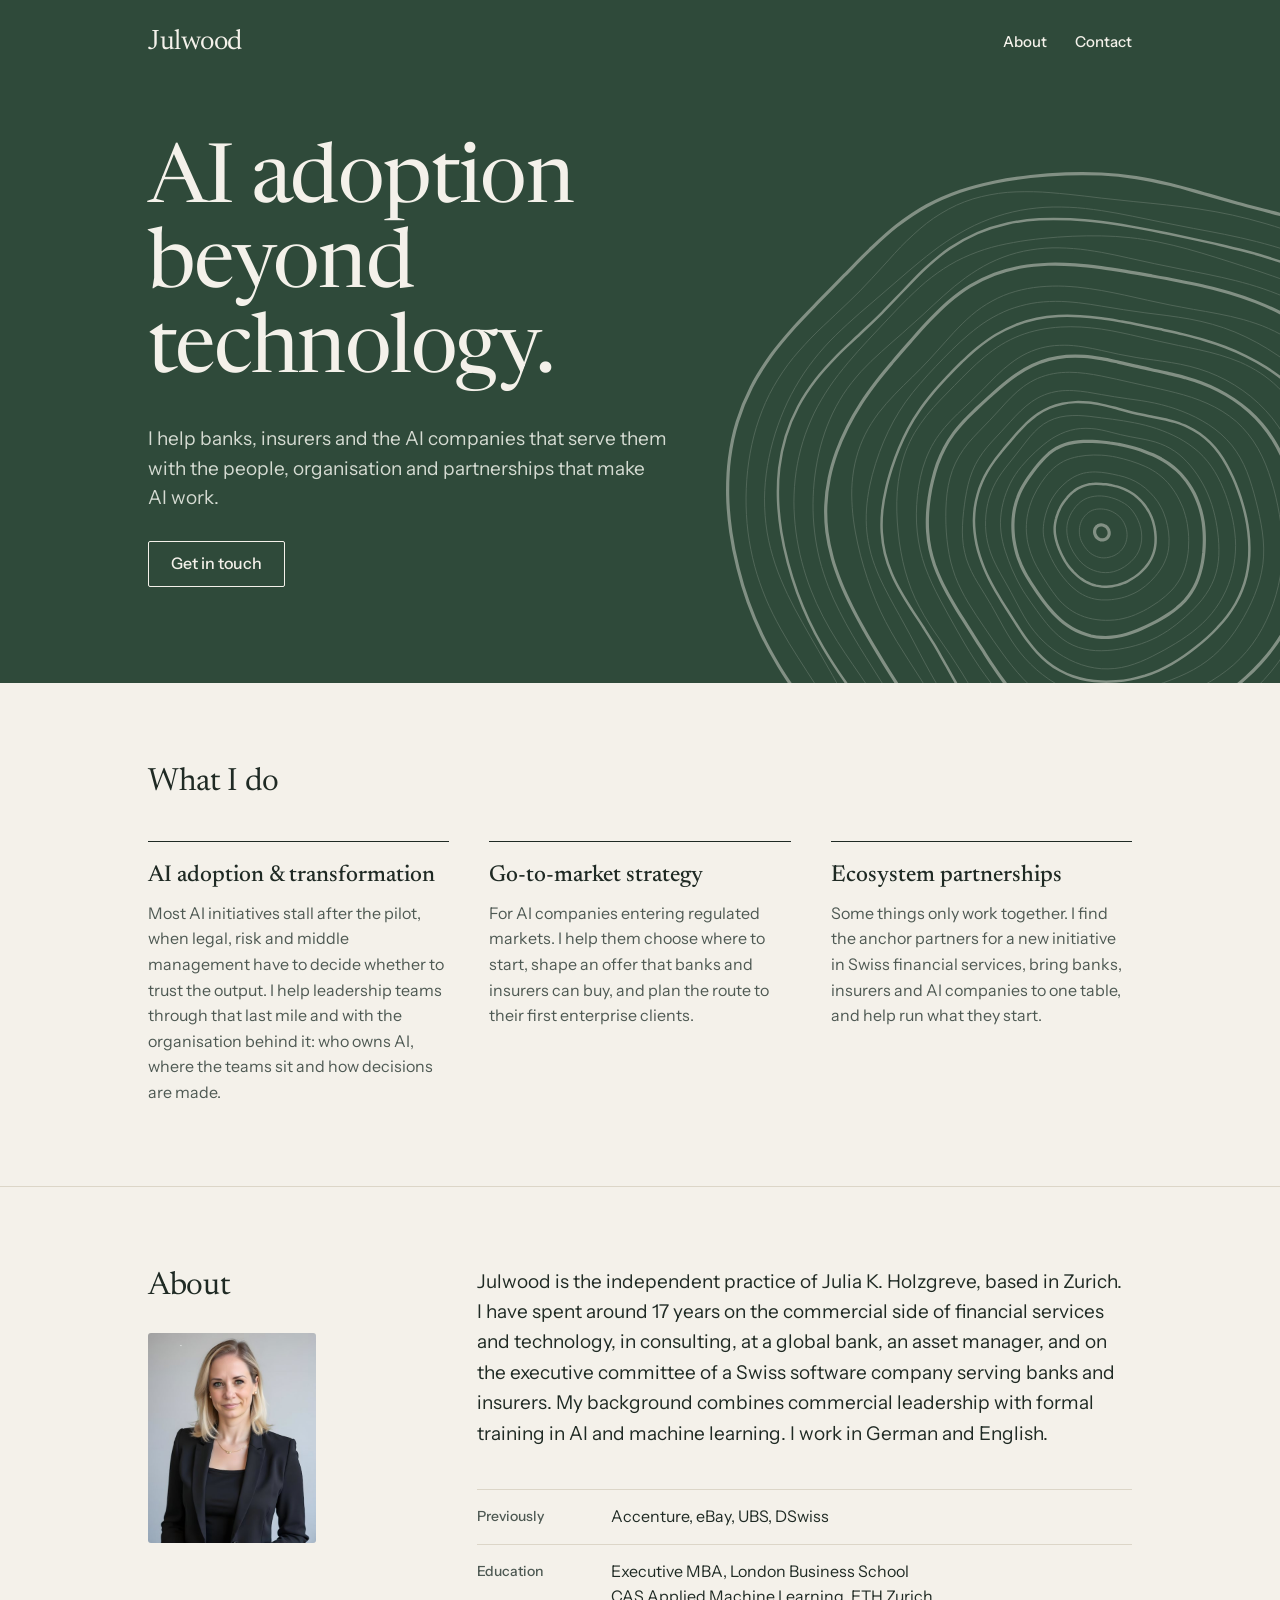
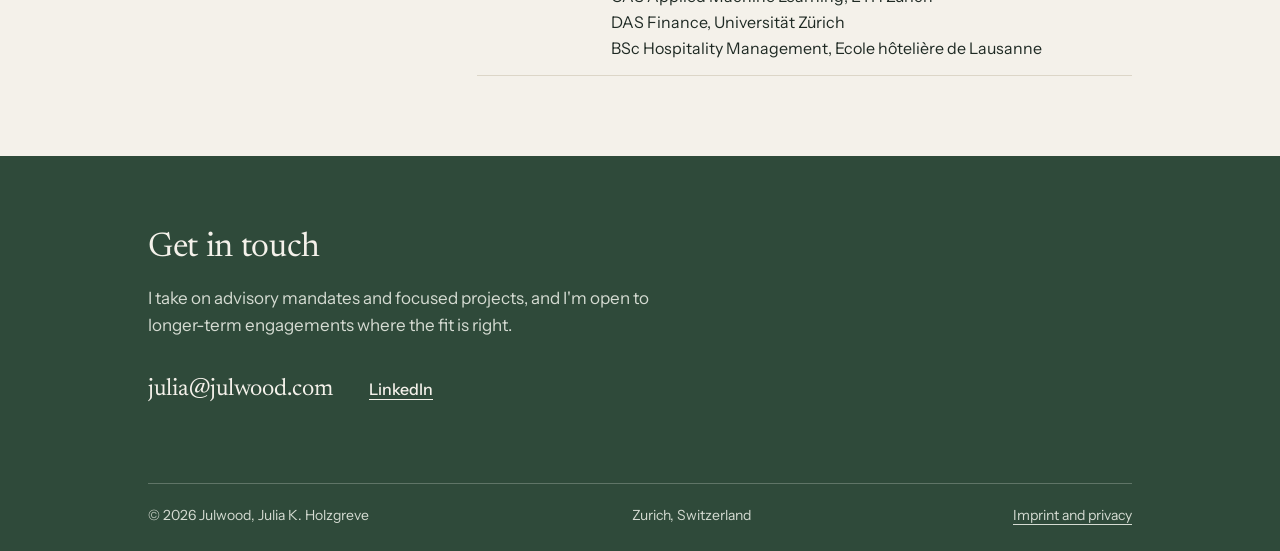
<file: index.html>
<!doctype html>
<html lang="en">
<head>
<meta charset="utf-8">
<meta name="viewport" content="width=device-width, initial-scale=1">
<title>Julwood | AI adoption beyond technology</title>
<meta name="description" content="Julwood is the independent practice of Julia K. Holzgreve in Zurich. AI adoption beyond technology, for banks, insurers and the AI companies that serve them.">
<link rel="canonical" href="https://julwood.com/">
<meta property="og:type" content="website">
<meta property="og:title" content="Julwood | AI adoption beyond technology">
<meta property="og:description" content="Julwood is the independent practice of Julia K. Holzgreve in Zurich. AI adoption beyond technology, for banks, insurers and the AI companies that serve them.">
<meta property="og:url" content="https://julwood.com/">
<meta name="theme-color" content="#2F4A3A">
<link rel="icon" href="favicon.svg" type="image/svg+xml">
<link rel="preload" href="fonts/newsreader.woff" as="font" type="font/woff" crossorigin>
<link rel="preload" href="fonts/instrument-sans.woff" as="font" type="font/woff" crossorigin>
<link rel="stylesheet" href="styles.css">
</head>
<body id="top">

<header class="site-top">
<div class="wrap site-header">
  <a class="wordmark" href="#top">Julwood</a>
  <nav class="site-nav" aria-label="Sections">
    <a href="#about">About</a>
    <a href="#contact">Contact</a>
  </nav>
</div>
</header>

<main>

<section class="hero-band">
<svg class="hero-rings" aria-hidden="true" viewBox="-423.1 -406 889.9 877.7">
<g fill="none" stroke="#F4F1EA" opacity="0.17"><path d="M 28.7 0 C 28.8 0.9 28.9 1.9 28.9 2.8 C 28.9 3.8 28.9 4.8 28.8 5.7 C 28.7 6.7 28.5 7.6 28.3 8.6 C 28.1 9.5 27.9 10.5 27.6 11.4 C 27.3 12.3 26.9 13.3 26.5 14.2 C 26.1 15 25.6 15.9 25.1 16.8 C 24.6 17.6 24 18.4 23.4 19.2 C 22.8 20 22.1 20.7 21.4 21.4 C 20.7 22.1 20 22.8 19.2 23.4 C 18.4 24 17.6 24.6 16.7 25.1 C 15.9 25.6 15 26 14.1 26.5 C 13.3 26.9 12.3 27.2 11.4 27.5 C 10.5 27.9 9.5 28.1 8.6 28.3 C 7.6 28.5 6.7 28.7 5.7 28.8 C 4.8 28.9 3.8 29 2.9 29 C 1.9 29 0.9 28.9 0 28.8 C -0.9 28.7 -1.9 28.5 -2.8 28.3 C -3.7 28 -4.6 27.8 -5.5 27.4 C -6.3 27.1 -7.2 26.7 -8 26.3 C -8.8 25.9 -9.6 25.4 -10.3 25 C -11.1 24.5 -11.8 23.9 -12.5 23.4 C -13.2 22.8 -13.8 22.2 -14.5 21.6 C -15.1 21 -15.7 20.4 -16.2 19.8 C -16.8 19.1 -17.3 18.5 -17.8 17.8 C -18.3 17.2 -18.8 16.5 -19.3 15.8 C -19.7 15.1 -20.1 14.4 -20.5 13.7 C -20.9 13 -21.3 12.3 -21.7 11.6 C -22 10.9 -22.4 10.1 -22.7 9.4 C -23 8.6 -23.2 7.9 -23.5 7.1 C -23.7 6.4 -23.9 5.6 -24.1 4.8 C -24.2 4 -24.4 3.2 -24.5 2.4 C -24.6 1.6 -24.6 0.8 -24.6 0 C -24.7 -0.8 -24.7 -1.6 -24.6 -2.4 C -24.6 -3.2 -24.5 -4 -24.4 -4.9 C -24.3 -5.7 -24.2 -6.5 -24 -7.3 C -23.8 -8.1 -23.6 -8.9 -23.3 -9.7 C -23.1 -10.4 -22.8 -11.2 -22.4 -12 C -22.1 -12.8 -21.7 -13.5 -21.3 -14.2 C -20.9 -15 -20.4 -15.7 -19.9 -16.3 C -19.4 -17 -18.9 -17.7 -18.3 -18.3 C -17.8 -19 -17.2 -19.6 -16.5 -20.1 C -15.9 -20.7 -15.3 -21.3 -14.6 -21.8 C -13.9 -22.3 -13.2 -22.8 -12.4 -23.2 C -11.7 -23.6 -10.9 -24 -10.1 -24.4 C -9.3 -24.7 -8.5 -24.9 -7.6 -25.2 C -6.8 -25.4 -6 -25.6 -5.1 -25.7 C -4.3 -25.8 -3.4 -25.9 -2.6 -25.9 C -1.7 -26 -0.8 -26 -0 -25.9 C 0.8 -25.9 1.7 -25.8 2.5 -25.7 C 3.4 -25.6 4.2 -25.5 5 -25.3 C 5.9 -25.2 6.7 -25 7.5 -24.7 C 8.3 -24.5 9.1 -24.2 9.9 -23.9 C 10.7 -23.6 11.5 -23.3 12.3 -22.9 C 13 -22.6 13.8 -22.2 14.5 -21.7 C 15.3 -21.3 16 -20.8 16.7 -20.3 C 17.4 -19.8 18.1 -19.3 18.7 -18.7 C 19.4 -18.2 20.1 -17.6 20.7 -17 C 21.3 -16.3 21.9 -15.7 22.4 -15 C 23 -14.3 23.5 -13.6 24 -12.8 C 24.5 -12.1 24.9 -11.3 25.4 -10.5 C 25.8 -9.7 26.2 -8.9 26.5 -8 C 26.9 -7.2 27.2 -6.3 27.5 -5.5 C 27.8 -4.6 28 -3.7 28.2 -2.8 C 28.4 -1.9 28.6 -0.9 28.7 0 Z" stroke-width="1.1"/><path d="M 45 0 C 45.1 1.5 45.3 3 45.3 4.5 C 45.3 6 45.3 7.5 45.2 9 C 45 10.5 44.8 12 44.5 13.5 C 44.2 15 43.8 16.5 43.3 17.9 C 42.8 19.4 42.2 20.8 41.6 22.2 C 40.9 23.6 40.1 24.9 39.3 26.2 C 38.4 27.5 37.4 28.7 36.4 29.9 C 35.4 31.1 34.4 32.2 33.2 33.2 C 32.1 34.3 30.9 35.3 29.7 36.2 C 28.5 37.2 27.3 38 26 38.9 C 24.7 39.7 23.4 40.5 22 41.2 C 20.6 41.9 19.3 42.5 17.8 43.1 C 16.4 43.6 15 44.1 13.5 44.5 C 12 44.8 10.5 45.1 9 45.3 C 7.5 45.5 6 45.5 4.5 45.5 C 3 45.5 1.5 45.4 0 45.2 C -1.5 45 -2.9 44.7 -4.4 44.3 C -5.8 44 -7.2 43.5 -8.6 43 C -9.9 42.5 -11.3 41.9 -12.5 41.3 C -13.8 40.7 -15.1 40 -16.2 39.2 C -17.4 38.4 -18.5 37.6 -19.6 36.7 C -20.7 35.8 -21.7 34.9 -22.7 33.9 C -23.6 33 -24.5 31.9 -25.4 30.9 C -26.2 29.9 -27 28.9 -27.8 27.8 C -28.6 26.7 -29.3 25.7 -30 24.6 C -30.7 23.5 -31.3 22.5 -32 21.4 C -32.6 20.3 -33.2 19.2 -33.7 18 C -34.3 16.9 -34.8 15.8 -35.3 14.6 C -35.7 13.4 -36.2 12.3 -36.5 11.1 C -36.9 9.9 -37.2 8.7 -37.5 7.5 C -37.8 6.2 -38.1 5 -38.2 3.8 C -38.4 2.5 -38.6 1.3 -38.6 0 C -38.7 -1.3 -38.7 -2.5 -38.7 -3.8 C -38.7 -5.1 -38.6 -6.4 -38.4 -7.6 C -38.2 -8.9 -38 -10.2 -37.7 -11.4 C -37.4 -12.7 -37 -13.9 -36.5 -15.1 C -36.1 -16.3 -35.6 -17.5 -35 -18.7 C -34.5 -19.9 -33.8 -21 -33.2 -22.2 C -32.5 -23.3 -31.8 -24.4 -31 -25.4 C -30.2 -26.5 -29.4 -27.6 -28.6 -28.6 C -27.7 -29.6 -26.8 -30.6 -25.8 -31.5 C -24.9 -32.4 -23.9 -33.3 -22.8 -34.1 C -21.7 -34.9 -20.6 -35.7 -19.4 -36.4 C -18.3 -37 -17 -37.6 -15.8 -38.1 C -14.5 -38.6 -13.2 -39 -11.9 -39.3 C -10.6 -39.7 -9.3 -39.9 -8 -40.1 C -6.7 -40.3 -5.3 -40.4 -4 -40.5 C -2.7 -40.6 -1.3 -40.6 -0 -40.5 C 1.3 -40.4 2.6 -40.3 4 -40.1 C 5.3 -40 6.6 -39.7 7.8 -39.4 C 9.1 -39.1 10.4 -38.8 11.7 -38.4 C 12.9 -38 14.2 -37.6 15.4 -37.2 C 16.6 -36.7 17.9 -36.2 19.1 -35.7 C 20.3 -35.1 21.5 -34.6 22.7 -33.9 C 23.9 -33.3 25 -32.6 26.2 -31.9 C 27.3 -31.1 28.4 -30.3 29.5 -29.5 C 30.5 -28.6 31.5 -27.7 32.5 -26.7 C 33.4 -25.7 34.4 -24.6 35.2 -23.5 C 36.1 -22.4 36.9 -21.3 37.6 -20.1 C 38.3 -18.9 39 -17.7 39.7 -16.4 C 40.3 -15.2 41 -13.9 41.5 -12.6 C 42.1 -11.3 42.6 -9.9 43 -8.6 C 43.5 -7.2 43.9 -5.8 44.2 -4.4 C 44.5 -2.9 44.8 -1.5 45 0 Z" stroke-width="1.1"/><path d="M 75.4 0 C 75.7 2.5 75.9 5 76 7.5 C 76 10 76 12.5 75.8 15.1 C 75.6 17.6 75.3 20.2 74.7 22.7 C 74.2 25.2 73.4 27.6 72.5 30 C 71.6 32.4 70.5 34.8 69.3 37.1 C 68.1 39.3 66.7 41.5 65.2 43.6 C 63.8 45.7 62.2 47.7 60.5 49.7 C 58.9 51.6 57.1 53.5 55.3 55.3 C 53.5 57.1 51.6 58.8 49.6 60.4 C 47.6 62 45.5 63.5 43.4 64.9 C 41.2 66.3 39 67.6 36.7 68.7 C 34.5 69.8 32.1 70.8 29.7 71.7 C 27.3 72.6 24.9 73.3 22.4 73.9 C 20 74.5 17.5 75 15 75.3 C 12.5 75.7 10 76 7.5 76.1 C 5 76.2 2.5 76.2 0 76.1 C -2.5 75.9 -5 75.6 -7.4 75.1 C -9.8 74.6 -12.2 73.9 -14.5 73.1 C -16.8 72.2 -19.1 71.2 -21.2 70 C -23.4 68.8 -25.4 67.5 -27.4 66 C -29.3 64.6 -31.1 63 -32.9 61.5 C -34.6 59.9 -36.2 58.2 -37.8 56.5 C -39.3 54.9 -40.8 53.2 -42.2 51.4 C -43.6 49.7 -44.9 48 -46.2 46.2 C -47.5 44.4 -48.6 42.6 -49.8 40.8 C -50.9 39 -52 37.2 -53 35.4 C -54 33.6 -54.9 31.7 -55.9 29.9 C -56.8 28 -57.7 26.1 -58.5 24.2 C -59.4 22.3 -60.2 20.4 -60.9 18.5 C -61.7 16.5 -62.4 14.5 -63 12.5 C -63.5 10.5 -64 8.4 -64.4 6.3 C -64.8 4.3 -65 2.1 -65.1 0 C -65.2 -2.1 -65.1 -4.3 -64.9 -6.4 C -64.8 -8.5 -64.5 -10.6 -64.1 -12.7 C -63.7 -14.9 -63.2 -16.9 -62.7 -19 C -62.1 -21.1 -61.5 -23.2 -60.8 -25.2 C -60.1 -27.2 -59.3 -29.3 -58.5 -31.2 C -57.6 -33.2 -56.6 -35.2 -55.5 -37.1 C -54.4 -39 -53.2 -40.8 -51.9 -42.6 C -50.6 -44.4 -49.2 -46.1 -47.8 -47.8 C -46.3 -49.4 -44.7 -51 -43.1 -52.6 C -41.5 -54.1 -39.8 -55.6 -38.1 -57 C -36.3 -58.3 -34.4 -59.6 -32.5 -60.8 C -30.6 -61.9 -28.5 -63 -26.4 -63.8 C -24.4 -64.7 -22.2 -65.4 -20 -66 C -17.8 -66.5 -15.6 -66.9 -13.4 -67.1 C -11.1 -67.4 -8.9 -67.4 -6.6 -67.4 C -4.4 -67.4 -2.2 -67.2 -0 -67 C 2.2 -66.8 4.4 -66.4 6.5 -66.1 C 8.7 -65.7 10.8 -65.3 12.9 -64.9 C 15 -64.5 17.2 -64 19.3 -63.5 C 21.4 -63 23.5 -62.5 25.6 -61.9 C 27.7 -61.2 29.8 -60.5 31.9 -59.7 C 34 -58.9 36 -57.9 38 -56.9 C 40 -55.8 42 -54.7 43.8 -53.4 C 45.7 -52.1 47.5 -50.8 49.3 -49.3 C 51.1 -47.8 52.8 -46.3 54.4 -44.6 C 56 -43 57.6 -41.3 59.1 -39.5 C 60.6 -37.7 62 -35.8 63.4 -33.9 C 64.7 -31.9 65.9 -29.9 67 -27.8 C 68.1 -25.7 69.2 -23.5 70 -21.2 C 70.9 -19 71.7 -16.7 72.4 -14.4 C 73.1 -12.1 73.7 -9.7 74.2 -7.3 C 74.7 -4.9 75.1 -2.5 75.4 0 Z" stroke-width="1.1"/><path d="M 97.6 0 C 97.9 3.2 98 6.4 98 9.7 C 98 12.9 97.9 16.2 97.7 19.4 C 97.4 22.7 97 26 96.4 29.2 C 95.8 32.5 95.1 35.8 94.1 39 C 93.1 42.2 91.9 45.3 90.5 48.4 C 89 51.4 87.3 54.3 85.4 57.1 C 83.6 59.9 81.4 62.5 79.2 65 C 76.9 67.4 74.4 69.7 71.9 71.9 C 69.4 74.1 66.7 76.1 64.1 78.1 C 61.4 80 58.6 81.8 55.8 83.5 C 53 85.3 50.2 86.9 47.3 88.4 C 44.3 89.9 41.4 91.3 38.3 92.6 C 35.3 93.8 32.2 94.9 29.1 95.8 C 25.9 96.7 22.7 97.4 19.5 98 C 16.3 98.5 13 98.8 9.7 98.9 C 6.5 99.1 3.2 99 0 98.8 C -3.2 98.5 -6.4 98.1 -9.6 97.5 C -12.8 96.9 -15.9 96.1 -18.9 95.1 C -21.9 94 -24.9 92.8 -27.7 91.4 C -30.5 90 -33.3 88.3 -35.8 86.5 C -38.4 84.7 -40.8 82.6 -43 80.5 C -45.3 78.4 -47.3 76.1 -49.3 73.8 C -51.2 71.4 -53 69 -54.7 66.7 C -56.4 64.3 -58 61.9 -59.6 59.6 C -61.1 57.2 -62.6 54.9 -64.1 52.6 C -65.6 50.3 -67 48 -68.4 45.7 C -69.8 43.4 -71.1 41.1 -72.4 38.7 C -73.7 36.3 -74.9 33.9 -76 31.5 C -77.1 29 -78.1 26.5 -79 24 C -79.9 21.4 -80.7 18.8 -81.4 16.2 C -82.1 13.6 -82.7 10.9 -83.1 8.2 C -83.5 5.5 -83.8 2.7 -84 0 C -84.1 -2.7 -84.2 -5.5 -84 -8.3 C -83.9 -11 -83.6 -13.8 -83.2 -16.6 C -82.8 -19.3 -82.2 -22 -81.5 -24.7 C -80.8 -27.4 -80 -30.1 -79 -32.7 C -78.1 -35.4 -77 -38 -75.8 -40.5 C -74.6 -43.1 -73.3 -45.6 -71.9 -48 C -70.5 -50.5 -69 -52.9 -67.4 -55.3 C -65.8 -57.7 -64.1 -60 -62.3 -62.3 C -60.5 -64.5 -58.5 -66.8 -56.5 -68.8 C -54.4 -70.9 -52.2 -72.9 -49.9 -74.6 C -47.5 -76.3 -45 -77.9 -42.4 -79.3 C -39.8 -80.6 -37 -81.7 -34.2 -82.6 C -31.4 -83.5 -28.5 -84.1 -25.7 -84.7 C -22.8 -85.2 -19.9 -85.6 -17.1 -85.9 C -14.2 -86.1 -11.4 -86.3 -8.5 -86.4 C -5.7 -86.4 -2.8 -86.4 -0 -86.2 C 2.8 -86.1 5.6 -85.8 8.4 -85.4 C 11.2 -85.1 14 -84.6 16.7 -84 C 19.5 -83.4 22.2 -82.8 24.9 -82 C 27.6 -81.3 30.3 -80.5 33 -79.7 C 35.7 -78.8 38.4 -77.9 41.1 -76.9 C 43.8 -75.9 46.5 -74.8 49.2 -73.6 C 51.8 -72.4 54.5 -71 57.1 -69.5 C 59.6 -68 62.2 -66.4 64.5 -64.5 C 66.9 -62.7 69.2 -60.7 71.4 -58.6 C 73.6 -56.5 75.6 -54.2 77.5 -51.8 C 79.4 -49.4 81.2 -46.9 82.8 -44.3 C 84.5 -41.7 86 -39 87.4 -36.2 C 88.8 -33.4 90.1 -30.6 91.3 -27.7 C 92.4 -24.8 93.4 -21.8 94.2 -18.7 C 95.1 -15.7 95.8 -12.6 96.4 -9.5 C 96.9 -6.4 97.3 -3.2 97.6 0 Z" stroke-width="1.1"/><path d="M 130.5 0 C 131.1 4.3 131.5 8.6 131.7 13 C 131.9 17.3 132 21.8 131.8 26.2 C 131.5 30.6 131 35.1 130.2 39.5 C 129.3 43.8 128.1 48.2 126.5 52.4 C 124.9 56.6 122.9 60.6 120.7 64.5 C 118.4 68.4 115.8 72 113.1 75.6 C 110.3 79.1 107.3 82.4 104.2 85.6 C 101.2 88.7 98 91.8 94.7 94.7 C 91.4 97.6 88.1 100.5 84.7 103.2 C 81.2 105.9 77.7 108.5 74.1 110.9 C 70.4 113.3 66.7 115.5 62.8 117.6 C 59 119.6 55 121.4 50.9 123 C 46.9 124.6 42.8 126 38.6 127.2 C 34.4 128.4 30.2 129.4 25.9 130.2 C 21.6 131.1 17.3 131.8 13 132.3 C 8.7 132.7 4.3 133.1 0 133.1 C -4.3 133.1 -8.7 133 -13 132.3 C -17.3 131.7 -21.6 130.7 -25.7 129.3 C -29.8 127.9 -33.8 126 -37.6 123.9 C -41.3 121.7 -44.8 119 -48.1 116.2 C -51.4 113.4 -54.4 110.3 -57.3 107.2 C -60.1 104.1 -62.7 100.8 -65.2 97.6 C -67.7 94.4 -70.1 91.3 -72.3 88.1 C -74.6 85 -76.8 82 -78.9 78.9 C -81.1 75.9 -83.1 72.9 -85.1 69.8 C -87.1 66.8 -89 63.7 -90.7 60.6 C -92.5 57.5 -94.2 54.4 -95.7 51.2 C -97.3 48 -98.8 44.7 -100.2 41.5 C -101.6 38.2 -102.9 34.9 -104.1 31.6 C -105.4 28.2 -106.6 24.9 -107.7 21.4 C -108.8 18 -109.8 14.5 -110.6 10.9 C -111.4 7.3 -112.1 3.7 -112.5 0 C -112.9 -3.7 -113.1 -7.4 -113.1 -11.1 C -113 -14.9 -112.7 -18.6 -112.2 -22.3 C -111.7 -26 -110.9 -29.7 -110 -33.4 C -109.1 -37 -108 -40.6 -106.6 -44.2 C -105.3 -47.7 -103.8 -51.2 -102.1 -54.6 C -100.4 -58 -98.5 -61.3 -96.4 -64.4 C -94.3 -67.6 -92 -70.6 -89.6 -73.5 C -87.2 -76.4 -84.6 -79.2 -82 -82 C -79.4 -84.7 -76.7 -87.4 -73.9 -90 C -71.1 -92.6 -68.2 -95.2 -65.2 -97.6 C -62.2 -100 -59.1 -102.4 -55.9 -104.5 C -52.6 -106.6 -49.2 -108.5 -45.6 -110.1 C -42.1 -111.7 -38.4 -113.1 -34.6 -114.1 C -30.9 -115.1 -27 -115.8 -23.1 -116.1 C -19.2 -116.4 -15.3 -116.4 -11.4 -116.1 C -7.6 -115.9 -3.7 -115.2 -0 -114.5 C 3.7 -113.8 7.4 -112.8 11 -111.9 C 14.6 -111.1 18.2 -110.1 21.7 -109.2 C 25.3 -108.4 28.8 -107.6 32.4 -106.9 C 36 -106.2 39.7 -105.6 43.4 -104.9 C 47.2 -104.1 51 -103.5 54.8 -102.5 C 58.6 -101.5 62.5 -100.5 66.2 -99 C 69.9 -97.6 73.6 -95.9 77.1 -93.9 C 80.6 -91.9 83.9 -89.6 87.1 -87.1 C 90.2 -84.6 93.2 -81.7 96 -78.8 C 98.8 -75.9 101.4 -72.7 103.9 -69.4 C 106.4 -66.2 108.7 -62.7 110.8 -59.2 C 113 -55.7 115 -52.1 116.8 -48.4 C 118.6 -44.7 120.3 -40.8 121.7 -36.9 C 123.2 -33 124.5 -29 125.6 -25 C 126.7 -20.9 127.7 -16.8 128.5 -12.7 C 129.3 -8.5 130 -4.3 130.5 0 Z" stroke-width="1.1"/><path d="M 149.6 0 C 150.2 4.9 150.6 9.9 150.6 14.8 C 150.6 19.8 150.3 24.8 149.7 29.8 C 149.2 34.7 148.2 39.7 147 44.6 C 145.8 49.5 144.3 54.3 142.5 59 C 140.7 63.7 138.5 68.3 136.1 72.8 C 133.8 77.2 131.1 81.5 128.1 85.6 C 125.2 89.7 122 93.6 118.5 97.3 C 115.1 101 111.4 104.4 107.6 107.6 C 103.9 110.9 99.8 113.9 95.8 116.7 C 91.8 119.6 87.6 122.2 83.4 124.8 C 79.2 127.4 75 129.8 70.7 132.2 C 66.4 134.6 62.1 136.9 57.6 139.1 C 53.2 141.3 48.7 143.5 44.1 145.3 C 39.5 147.1 34.7 148.9 29.9 150.2 C 25 151.5 20 152.5 15.1 153 C 10.1 153.5 5 153.6 0 153.3 C -5 152.9 -10 152.1 -14.9 150.9 C -19.7 149.7 -24.5 148.1 -29.1 146.2 C -33.7 144.3 -38.1 142 -42.3 139.6 C -46.6 137.1 -50.6 134.4 -54.5 131.5 C -58.3 128.6 -61.9 125.5 -65.3 122.2 C -68.7 118.9 -71.8 115.4 -74.7 111.9 C -77.7 108.3 -80.3 104.6 -82.8 100.8 C -85.2 97.1 -87.4 93.3 -89.5 89.5 C -91.6 85.8 -93.5 82 -95.5 78.4 C -97.4 74.7 -99.3 71.1 -101.2 67.6 C -103.1 64.1 -105 60.7 -107 57.2 C -109 53.7 -111 50.3 -112.9 46.8 C -114.9 43.2 -116.9 39.7 -118.6 36 C -120.4 32.3 -122.2 28.5 -123.6 24.6 C -125 20.7 -126.3 16.6 -127.3 12.5 C -128.2 8.4 -129 4.2 -129.4 0 C -129.8 -4.2 -130 -8.5 -129.8 -12.8 C -129.7 -17.1 -129.3 -21.4 -128.6 -25.6 C -128 -29.8 -127 -34 -125.8 -38.1 C -124.5 -42.2 -123 -46.3 -121.2 -50.2 C -119.4 -54.1 -117.3 -57.8 -115 -61.5 C -112.7 -65.1 -110.2 -68.5 -107.6 -71.9 C -105.1 -75.3 -102.3 -78.5 -99.7 -81.8 C -97 -85.1 -94.4 -88.4 -91.8 -91.8 C -89.1 -95.2 -86.6 -98.7 -83.8 -102.1 C -81 -105.5 -78.2 -109.2 -75 -112.3 C -71.9 -115.5 -68.4 -118.6 -64.7 -121.1 C -61 -123.5 -56.9 -125.6 -52.7 -127.1 C -48.5 -128.6 -43.9 -129.6 -39.5 -130.1 C -35 -130.7 -30.4 -130.7 -26 -130.7 C -21.5 -130.6 -17.1 -130.1 -12.8 -129.7 C -8.4 -129.3 -4.2 -128.7 -0 -128.1 C 4.2 -127.6 8.3 -127 12.5 -126.5 C 16.6 -125.9 20.7 -125.3 24.8 -124.7 C 28.9 -124 33 -123.3 37.2 -122.5 C 41.3 -121.7 45.4 -120.8 49.6 -119.7 C 53.7 -118.6 57.9 -117.4 62 -116 C 66.1 -114.6 70.3 -113 74.4 -111.3 C 78.5 -109.5 82.6 -107.6 86.6 -105.5 C 90.6 -103.3 94.5 -101 98.3 -98.3 C 102.1 -95.7 105.8 -92.8 109.3 -89.7 C 112.7 -86.5 116 -83.1 118.9 -79.5 C 121.9 -75.9 124.6 -72 127.1 -67.9 C 129.6 -63.9 131.8 -59.7 133.8 -55.4 C 135.8 -51.1 137.6 -46.7 139.3 -42.2 C 140.9 -37.8 142.4 -33.2 143.7 -28.6 C 145.1 -24 146.3 -19.3 147.3 -14.5 C 148.2 -9.7 149.1 -4.9 149.6 0 Z" stroke-width="1.1"/><path d="M 180.6 0 C 181.3 5.9 182 11.9 182.1 17.9 C 182.2 23.9 181.9 30 181.2 36 C 180.4 42 179.2 48 177.6 53.9 C 176 59.7 173.9 65.5 171.7 71.1 C 169.4 76.7 166.8 82.2 164 87.6 C 161.2 93 158.2 98.4 154.9 103.5 C 151.7 108.7 148.3 113.8 144.5 118.6 C 140.8 123.4 136.8 128.1 132.5 132.5 C 128.1 136.8 123.5 140.9 118.6 144.5 C 113.7 148.2 108.5 151.4 103.2 154.4 C 97.9 157.4 92.3 159.9 86.8 162.3 C 81.2 164.7 75.6 166.8 69.9 168.9 C 64.3 170.9 58.7 172.8 53 174.6 C 47.3 176.4 41.5 178.1 35.7 179.5 C 29.9 181 24 182.3 18 183.1 C 12.1 183.9 6 184.5 0 184.4 C -6 184.3 -12.1 183.7 -18 182.6 C -23.9 181.4 -29.7 179.7 -35.3 177.5 C -40.9 175.4 -46.3 172.6 -51.5 169.7 C -56.6 166.7 -61.5 163.3 -66.1 159.7 C -70.8 156.1 -75.1 152.2 -79.2 148.2 C -83.3 144.2 -87.1 139.9 -90.6 135.6 C -94.1 131.3 -97.3 126.7 -100.3 122.2 C -103.3 117.7 -106 113.1 -108.6 108.6 C -111.2 104.1 -113.5 99.6 -116 95.2 C -118.4 90.8 -120.7 86.5 -123.2 82.3 C -125.6 78.1 -128.1 74 -130.7 69.8 C -133.2 65.7 -135.9 61.6 -138.4 57.3 C -140.9 53.1 -143.5 48.7 -145.6 44.2 C -147.8 39.6 -149.8 34.9 -151.3 30.1 C -152.8 25.3 -153.9 20.2 -154.7 15.2 C -155.4 10.2 -155.7 5.1 -155.8 0 C -155.8 -5.1 -155.5 -10.2 -155.2 -15.3 C -154.8 -20.4 -154.2 -25.4 -153.5 -30.5 C -152.8 -35.6 -152.1 -40.7 -151 -45.8 C -150 -50.9 -148.8 -56 -147.2 -61 C -145.6 -65.9 -143.7 -70.9 -141.3 -75.5 C -138.9 -80.2 -136.1 -84.6 -133 -88.9 C -130 -93.1 -126.5 -97.1 -123 -101 C -119.6 -104.9 -116 -108.6 -112.4 -112.4 C -108.9 -116.3 -105.4 -120.1 -101.8 -124 C -98.1 -127.9 -94.6 -132 -90.6 -135.7 C -86.7 -139.3 -82.6 -143.1 -78.1 -146.1 C -73.6 -149.2 -68.8 -151.9 -63.7 -153.9 C -58.7 -155.9 -53.3 -157.2 -47.9 -158 C -42.6 -158.8 -37 -158.8 -31.5 -158.6 C -26.1 -158.4 -20.7 -157.6 -15.5 -156.9 C -10.2 -156.1 -5.1 -155.1 -0 -154.2 C 5.1 -153.3 10 -152.4 14.9 -151.7 C 19.9 -150.9 24.8 -150.2 29.7 -149.5 C 34.7 -148.8 39.7 -148.2 44.7 -147.4 C 49.7 -146.6 54.8 -145.7 59.9 -144.6 C 65 -143.5 70.1 -142.3 75.2 -140.7 C 80.3 -139.2 85.5 -137.5 90.5 -135.5 C 95.6 -133.5 100.7 -131.3 105.7 -128.8 C 110.6 -126.2 115.6 -123.5 120.4 -120.4 C 125.1 -117.2 129.8 -113.8 134.1 -110 C 138.3 -106.2 142.4 -102 146.1 -97.6 C 149.7 -93.1 152.9 -88.3 155.8 -83.3 C 158.7 -78.3 161.1 -73 163.3 -67.6 C 165.4 -62.3 167.2 -56.8 168.9 -51.2 C 170.6 -45.7 172.1 -40.1 173.5 -34.5 C 175 -28.9 176.3 -23.2 177.5 -17.5 C 178.7 -11.7 179.8 -5.9 180.6 0 Z" stroke-width="1.1"/><path d="M 202.3 0 C 202.9 6.6 203.3 13.3 203.2 20 C 203.1 26.7 202.7 33.5 202 40.2 C 201.2 46.9 200 53.6 198.5 60.2 C 197 66.8 195.1 73.4 192.9 79.9 C 190.6 86.3 188.1 92.8 185.1 99 C 182.2 105.1 178.9 111.3 175.2 117.1 C 171.5 122.9 167.5 128.5 163 133.8 C 158.6 139 153.7 144 148.6 148.6 C 143.5 153.2 137.9 157.3 132.3 161.2 C 126.7 165.1 120.7 168.5 114.8 171.8 C 108.9 175.1 102.8 178.1 96.7 180.9 C 90.6 183.8 84.5 186.5 78.4 189.2 C 72.2 191.8 66 194.4 59.7 196.7 C 53.3 199 46.9 201.3 40.4 203.1 C 33.9 204.9 27.2 206.5 20.4 207.4 C 13.7 208.3 6.8 208.8 0 208.6 C -6.8 208.4 -13.7 207.5 -20.3 206 C -26.9 204.5 -33.5 202.3 -39.7 199.6 C -45.9 196.9 -51.9 193.5 -57.6 189.9 C -63.3 186.3 -68.6 182.1 -73.7 177.8 C -78.7 173.5 -83.4 168.9 -87.8 164.3 C -92.2 159.6 -96.3 154.8 -100.2 150 C -104.1 145.2 -107.7 140.3 -111.2 135.5 C -114.7 130.8 -118 126 -121.3 121.3 C -124.6 116.6 -127.7 112 -130.8 107.4 C -134 102.8 -137.1 98.2 -140.1 93.6 C -143.1 89 -146.1 84.4 -149 79.6 C -151.8 74.9 -154.6 70 -157 65 C -159.5 60.1 -161.8 54.9 -163.8 49.7 C -165.7 44.4 -167.4 39 -168.8 33.6 C -170.1 28.1 -171.2 22.5 -172 16.9 C -172.8 11.3 -173.4 5.7 -173.8 0 C -174.2 -5.7 -174.4 -11.4 -174.4 -17.2 C -174.4 -22.9 -174.3 -28.8 -173.8 -34.6 C -173.4 -40.4 -172.8 -46.3 -171.6 -52.1 C -170.5 -57.8 -169 -63.7 -167 -69.2 C -165 -74.7 -162.4 -80.1 -159.4 -85.2 C -156.5 -90.3 -152.9 -95.1 -149.2 -99.7 C -145.5 -104.2 -141.3 -108.4 -137.3 -112.7 C -133.3 -116.9 -129.2 -120.9 -125.2 -125.2 C -121.2 -129.4 -117.3 -133.7 -113.3 -138 C -109.3 -142.4 -105.4 -147 -101 -151.2 C -96.7 -155.4 -92.2 -159.6 -87.2 -163.2 C -82.3 -166.7 -76.9 -169.9 -71.4 -172.3 C -65.8 -174.7 -59.8 -176.5 -53.9 -177.6 C -47.9 -178.8 -41.7 -179.1 -35.6 -179.2 C -29.6 -179.2 -23.5 -178.6 -17.5 -177.9 C -11.6 -177.2 -5.7 -176.1 -0 -175 C 5.7 -173.9 11.3 -172.6 16.9 -171.4 C 22.4 -170.1 27.9 -168.9 33.4 -167.7 C 38.8 -166.4 44.3 -165.3 49.8 -164 C 55.3 -162.8 60.8 -161.7 66.4 -160.3 C 72 -159 77.7 -157.8 83.5 -156.2 C 89.3 -154.7 95.1 -153.1 101 -151.1 C 106.8 -149.1 112.8 -147 118.5 -144.4 C 124.3 -141.8 130.1 -138.9 135.5 -135.5 C 141 -132.1 146.3 -128.3 151.2 -124.1 C 156 -119.8 160.6 -115 164.6 -110 C 168.7 -105 172.3 -99.5 175.6 -93.8 C 178.8 -88.2 181.6 -82.2 184.1 -76.2 C 186.6 -70.2 188.7 -64 190.6 -57.8 C 192.6 -51.6 194.3 -45.3 195.8 -38.9 C 197.3 -32.6 198.6 -26.2 199.7 -19.7 C 200.8 -13.2 201.8 -6.6 202.3 0 Z" stroke-width="1.1"/><path d="M 237.4 0 C 238.3 7.8 239.1 15.7 239.2 23.6 C 239.4 31.5 239.2 39.5 238.4 47.4 C 237.7 55.4 236.3 63.3 234.5 71.1 C 232.6 78.9 230.2 86.6 227.3 94.1 C 224.4 101.6 221 109 217.3 116.1 C 213.5 123.3 209.4 130.2 204.9 136.9 C 200.4 143.6 195.6 150.1 190.5 156.3 C 185.4 162.5 179.9 168.5 174.1 174.1 C 168.2 179.6 162 184.8 155.6 189.6 C 149.1 194.3 142.2 198.6 135.3 202.4 C 128.3 206.3 121 209.7 113.8 212.8 C 106.5 216 99.1 218.7 91.7 221.4 C 84.3 224.1 76.9 226.6 69.4 228.9 C 62 231.3 54.5 233.6 46.9 235.6 C 39.2 237.6 31.5 239.6 23.7 240.9 C 15.9 242.2 7.9 243.2 0 243.3 C -7.9 243.4 -16 243 -23.8 241.6 C -31.6 240.2 -39.4 237.9 -46.7 235 C -54.1 232 -61.2 228.1 -67.9 223.9 C -74.6 219.6 -80.9 214.6 -86.8 209.6 C -92.7 204.5 -98.2 198.9 -103.4 193.4 C -108.6 187.9 -113.4 182.2 -118 176.6 C -122.6 170.9 -126.8 165.2 -130.9 159.5 C -135 153.9 -138.8 148.2 -142.5 142.5 C -146.2 136.8 -149.6 131.2 -153 125.5 C -156.3 119.9 -159.5 114.3 -162.7 108.7 C -165.9 103.1 -168.9 97.6 -172 92 C -175.1 86.3 -178.2 80.8 -181.2 75.1 C -184.2 69.3 -187.2 63.6 -189.9 57.6 C -192.6 51.6 -195.3 45.5 -197.5 39.3 C -199.7 33 -201.6 26.6 -203.1 20 C -204.6 13.5 -205.7 6.7 -206.4 0 C -207.2 -6.7 -207.4 -13.6 -207.4 -20.4 C -207.3 -27.3 -206.9 -34.2 -206.2 -41 C -205.4 -47.9 -204.4 -54.8 -202.8 -61.5 C -201.3 -68.3 -199.4 -75.1 -196.9 -81.5 C -194.4 -88 -191.4 -94.4 -187.8 -100.4 C -184.3 -106.4 -180 -112 -175.6 -117.3 C -171.2 -122.7 -166.2 -127.5 -161.3 -132.4 C -156.4 -137.2 -151.3 -141.7 -146.4 -146.4 C -141.5 -151.2 -136.8 -155.9 -131.9 -160.8 C -127.1 -165.6 -122.4 -170.8 -117.3 -175.6 C -112.2 -180.4 -107 -185.4 -101.3 -189.5 C -95.6 -193.7 -89.5 -197.7 -83.1 -200.7 C -76.7 -203.7 -69.9 -206 -62.9 -207.5 C -56 -209 -48.8 -209.5 -41.7 -209.5 C -34.6 -209.6 -27.4 -208.7 -20.5 -207.7 C -13.5 -206.7 -6.7 -205.1 -0 -203.7 C 6.7 -202.4 13.1 -200.7 19.6 -199.4 C 26.1 -198.1 32.5 -196.9 39 -195.8 C 45.4 -194.7 51.9 -193.9 58.5 -193 C 65.2 -192 71.9 -191.2 78.7 -190 C 85.5 -188.8 92.5 -187.6 99.3 -185.8 C 106.2 -184 113.1 -182 119.9 -179.4 C 126.6 -176.8 133.4 -173.8 139.8 -170.4 C 146.3 -166.9 152.7 -163 158.7 -158.7 C 164.8 -154.4 170.7 -149.7 176.1 -144.5 C 181.6 -139.4 186.8 -133.8 191.5 -128 C 196.2 -122.1 200.6 -115.8 204.5 -109.3 C 208.4 -102.8 211.8 -95.9 214.8 -89 C 217.9 -82 220.4 -74.8 222.8 -67.6 C 225.2 -60.3 227.1 -53 229 -45.5 C 230.8 -38.1 232.4 -30.6 233.8 -23 C 235.2 -15.4 236.5 -7.8 237.4 0 Z" stroke-width="1.1"/><path d="M 263.2 0 C 263.9 8.6 264.2 17.3 264.1 26 C 263.9 34.7 263.4 43.5 262.5 52.2 C 261.6 61 260.3 69.7 258.6 78.4 C 256.8 87.1 254.7 95.9 252 104.4 C 249.4 112.9 246.3 121.5 242.6 129.7 C 238.9 137.9 234.7 146 229.9 153.6 C 225.1 161.2 219.6 168.6 213.8 175.4 C 207.9 182.3 201.4 188.7 194.7 194.7 C 187.9 200.6 180.7 206.1 173.3 211.1 C 165.9 216.2 158.2 220.8 150.4 225.1 C 142.6 229.4 134.7 233.3 126.7 237 C 118.6 240.6 110.5 243.9 102.3 247 C 94.1 250.1 85.8 252.9 77.4 255.3 C 69.1 257.8 60.6 259.9 52.1 261.7 C 43.5 263.4 34.9 264.9 26.2 265.8 C 17.5 266.7 8.7 267.3 0 267.2 C -8.7 267.1 -17.5 266.6 -26.1 265.4 C -34.7 264.1 -43.4 262.2 -51.6 259.6 C -59.9 256.9 -68 253.5 -75.7 249.4 C -83.3 245.3 -90.6 240.4 -97.3 235 C -104 229.6 -110.3 223.3 -116 217 C -121.7 210.7 -126.8 203.7 -131.6 197 C -136.4 190.2 -140.6 183.2 -144.9 176.5 C -149.1 169.9 -152.9 163.3 -156.9 156.9 C -160.9 150.6 -164.8 144.6 -168.8 138.5 C -172.8 132.5 -176.9 126.8 -180.9 120.9 C -184.9 115 -189.1 109.2 -192.9 103.1 C -196.7 97 -200.5 90.9 -203.8 84.4 C -207.2 78 -210.3 71.4 -213 64.6 C -215.6 57.8 -217.9 50.8 -219.9 43.7 C -221.8 36.7 -223.4 29.4 -224.7 22.1 C -226.1 14.8 -227.1 7.5 -227.8 0 C -228.6 -7.5 -229.1 -15 -229.3 -22.6 C -229.5 -30.2 -229.4 -37.9 -228.8 -45.5 C -228.2 -53.1 -227.2 -60.9 -225.6 -68.4 C -224 -76 -221.9 -83.6 -219.2 -90.8 C -216.4 -98 -213 -105.1 -209.1 -111.7 C -205.2 -118.4 -200.5 -124.7 -195.8 -130.8 C -191 -136.9 -185.7 -142.5 -180.5 -148.1 C -175.3 -153.7 -169.9 -159.1 -164.5 -164.5 C -159.2 -169.9 -153.9 -175.4 -148.3 -180.7 C -142.7 -186 -137.2 -191.5 -131.2 -196.3 C -125.2 -201.2 -118.9 -206 -112.3 -210 C -105.6 -214.1 -98.5 -217.6 -91.3 -220.4 C -84.1 -223.2 -76.4 -225.4 -68.8 -226.9 C -61.2 -228.5 -53.4 -229.4 -45.7 -229.9 C -38 -230.4 -30.3 -230.3 -22.6 -229.9 C -15 -229.5 -7.4 -228.6 -0 -227.6 C 7.4 -226.6 14.8 -225.1 22 -223.6 C 29.3 -222.2 36.4 -220.4 43.5 -218.8 C 50.7 -217.2 57.7 -215.5 64.9 -213.9 C 72.1 -212.3 79.3 -210.8 86.7 -209.2 C 94.1 -207.7 101.6 -206.3 109.3 -204.5 C 117 -202.7 124.9 -201 132.7 -198.6 C 140.5 -196.2 148.5 -193.6 156.1 -190.3 C 163.7 -186.9 171.3 -182.9 178.3 -178.3 C 185.3 -173.7 192 -168.3 198 -162.5 C 204.1 -156.7 209.6 -150.1 214.5 -143.3 C 219.5 -136.6 223.9 -129.2 227.9 -121.8 C 231.9 -114.4 235.4 -106.6 238.7 -98.9 C 241.9 -91.1 244.8 -83.1 247.5 -75.1 C 250.1 -67 252.5 -58.9 254.6 -50.6 C 256.7 -42.4 258.5 -34 260 -25.6 C 261.4 -17.2 262.5 -8.6 263.2 0 Z" stroke-width="1.1"/><path d="M 294.4 0 C 294.8 9.6 295.3 19.3 295.4 29.1 C 295.4 38.9 295.5 48.8 294.9 58.6 C 294.2 68.5 293.3 78.6 291.6 88.5 C 289.9 98.3 287.6 108.3 284.6 117.9 C 281.6 127.5 277.8 137 273.4 146.1 C 269 155.2 263.9 164.1 258.3 172.6 C 252.8 181.1 246.6 189.2 240 197 C 233.5 204.7 226.5 212.2 219.1 219.1 C 211.7 226 203.9 232.6 195.8 238.6 C 187.7 244.6 179.2 250.1 170.5 255.1 C 161.8 260.1 152.7 264.6 143.6 268.6 C 134.4 272.6 125.1 276.1 115.7 279.3 C 106.3 282.5 96.9 285.4 87.3 288 C 77.8 290.6 68.3 292.9 58.7 294.9 C 49 296.9 39.3 298.8 29.5 300 C 19.8 301.1 9.8 302 0 302 C -9.8 301.9 -19.8 301.2 -29.5 299.4 C -39.2 297.7 -48.8 295.1 -58 291.6 C -67.2 288.1 -76.1 283.5 -84.5 278.5 C -92.9 273.5 -100.8 267.6 -108.3 261.5 C -115.8 255.5 -122.8 248.8 -129.4 242.1 C -136 235.5 -142.2 228.5 -148.1 221.6 C -153.9 214.7 -159.4 207.6 -164.6 200.5 C -169.8 193.5 -174.6 186.3 -179.1 179.1 C -183.7 172 -187.9 164.7 -191.9 157.5 C -196 150.3 -199.7 143.1 -203.5 136 C -207.3 128.8 -210.9 121.8 -214.7 114.7 C -218.4 107.7 -222.3 100.8 -226.2 93.7 C -230.1 86.6 -234.2 79.6 -238 72.2 C -241.8 64.8 -245.9 57.4 -249.2 49.6 C -252.5 41.8 -255.7 33.7 -258 25.4 C -260.3 17.1 -262 8.6 -262.9 0 C -263.8 -8.6 -263.8 -17.3 -263.3 -25.9 C -262.7 -34.5 -261.4 -43.2 -259.7 -51.7 C -258 -60.1 -255.7 -68.5 -253.1 -76.8 C -250.5 -85 -247.5 -93.2 -244.2 -101.1 C -240.8 -109.1 -237.1 -116.9 -232.9 -124.5 C -228.7 -132 -224.1 -139.4 -219.1 -146.4 C -214.1 -153.4 -208.6 -160.1 -203 -166.6 C -197.5 -173.2 -191.6 -179.4 -185.7 -185.7 C -179.8 -191.9 -173.8 -198.1 -167.6 -204.2 C -161.3 -210.2 -155 -216.4 -148.3 -221.9 C -141.5 -227.5 -134.5 -233 -127 -237.6 C -119.5 -242.2 -111.5 -246.3 -103.3 -249.5 C -95.1 -252.6 -86.4 -254.9 -77.8 -256.5 C -69.2 -258 -60.2 -258.6 -51.5 -258.7 C -42.7 -258.8 -33.9 -258 -25.3 -257.1 C -16.7 -256.2 -8.3 -254.7 -0 -253.4 C 8.3 -252.2 16.4 -250.7 24.6 -249.4 C 32.7 -248.1 40.7 -247 48.9 -245.9 C 57.1 -244.8 65.3 -243.9 73.6 -242.8 C 82 -241.6 90.5 -240.5 99 -238.9 C 107.4 -237.3 116.1 -235.4 124.5 -233 C 133 -230.6 141.5 -227.7 149.8 -224.3 C 158.1 -220.8 166.4 -216.9 174.4 -212.5 C 182.4 -208.1 190.3 -203.3 198 -198 C 205.7 -192.8 213.3 -187.1 220.5 -181 C 227.8 -174.9 234.9 -168.3 241.3 -161.3 C 247.8 -154.2 254 -146.6 259.4 -138.6 C 264.8 -130.7 269.6 -122.1 273.6 -113.3 C 277.5 -104.5 280.7 -95.2 283.3 -85.9 C 285.9 -76.7 287.7 -67.1 289.2 -57.5 C 290.7 -48 291.6 -38.4 292.5 -28.8 C 293.3 -19.2 293.9 -9.6 294.4 0 Z" stroke-width="1.1"/><path d="M 316.9 0 C 317.7 10.3 318 20.8 317.6 31.3 C 317.3 41.7 316.3 52.2 314.9 62.6 C 313.5 73.1 311.6 83.5 309.2 93.8 C 306.8 104.1 304 114.4 300.7 124.5 C 297.3 134.7 293.5 144.8 289 154.5 C 284.5 164.2 279.5 173.8 273.8 182.9 C 268 192 261.6 200.8 254.6 209 C 247.7 217.1 240 224.8 232 232 C 223.9 239.1 215.3 245.6 206.6 251.8 C 197.9 257.9 188.8 263.5 179.6 268.8 C 170.5 274.2 161.1 279.1 151.6 283.7 C 142.2 288.3 132.6 292.7 122.9 296.6 C 113.1 300.6 103.3 304.2 93.2 307.3 C 83.2 310.4 73 313.1 62.7 315 C 52.4 317 41.9 318.5 31.4 319.2 C 21 320 10.4 320.1 0 319.5 C -10.4 318.9 -20.9 317.6 -31.1 315.7 C -41.3 313.7 -51.4 311.1 -61.2 307.7 C -71 304.3 -80.6 300.2 -89.6 295.4 C -98.6 290.5 -107.4 284.9 -115.5 278.7 C -123.5 272.6 -131.1 265.5 -138.1 258.3 C -145 251.1 -151.4 243.2 -157.3 235.4 C -163.2 227.6 -168.4 219.4 -173.6 211.5 C -178.7 203.6 -183.3 195.7 -188.1 188.1 C -192.8 180.5 -197.3 173.1 -202 165.7 C -206.6 158.4 -211.2 151.4 -215.8 144.2 C -220.4 137 -225 129.9 -229.4 122.6 C -233.7 115.3 -238.1 107.9 -242 100.2 C -245.9 92.6 -249.7 84.8 -253 76.8 C -256.4 68.7 -259.5 60.5 -262.3 52.2 C -265.1 43.8 -267.6 35.3 -269.9 26.6 C -272.1 17.9 -274.2 9 -275.8 0 C -277.4 -9 -278.7 -18.2 -279.3 -27.5 C -279.9 -36.8 -280.2 -46.3 -279.4 -55.6 C -278.6 -64.9 -277.2 -74.3 -274.7 -83.3 C -272.3 -92.4 -268.9 -101.3 -264.7 -109.7 C -260.6 -118 -255.3 -126 -249.8 -133.5 C -244.2 -141 -237.7 -147.9 -231.4 -154.6 C -225.1 -161.4 -218.3 -167.5 -211.9 -173.9 C -205.5 -180.3 -199.2 -186.5 -193.1 -193.1 C -186.9 -199.6 -181.2 -206.5 -175 -213.2 C -168.8 -220 -162.8 -227.1 -156 -233.5 C -149.3 -240 -142.2 -246.4 -134.5 -251.7 C -126.8 -256.9 -118.4 -261.6 -109.8 -265.2 C -101.2 -268.7 -92 -271.3 -82.8 -273 C -73.7 -274.8 -64.2 -275.5 -54.9 -275.8 C -45.6 -276.1 -36.2 -275.5 -27.1 -274.7 C -17.9 -273.8 -8.9 -272.4 -0 -270.9 C 8.9 -269.4 17.5 -267.5 26.2 -265.7 C 34.8 -263.8 43.2 -261.8 51.7 -260 C 60.2 -258.1 68.6 -256.3 77.2 -254.6 C 85.8 -252.9 94.5 -251.4 103.4 -249.7 C 112.4 -248.1 121.5 -246.7 130.8 -244.8 C 140.1 -242.9 149.8 -241 159.2 -238.3 C 168.6 -235.5 178.3 -232.5 187.4 -228.4 C 196.6 -224.3 205.6 -219.5 213.9 -213.9 C 222.2 -208.2 230 -201.6 237 -194.5 C 244 -187.4 250.3 -179.4 256.1 -171.1 C 261.9 -162.9 266.9 -154 271.6 -145.2 C 276.3 -136.3 280.5 -127.1 284.5 -117.8 C 288.5 -108.6 292.2 -99.2 295.6 -89.7 C 299.1 -80.2 302.4 -70.5 305.2 -60.7 C 308 -50.9 310.6 -40.9 312.6 -30.8 C 314.5 -20.7 316 -10.3 316.9 0 Z" stroke-width="1.1"/><path d="M 362.5 0 C 363.3 11.9 364 23.8 364 35.8 C 364 47.9 363.6 60 362.5 72.1 C 361.3 84.2 359.6 96.4 357.1 108.3 C 354.5 120.3 351.3 132.2 347.3 143.9 C 343.3 155.5 338.5 167 333.1 178.1 C 327.7 189.2 321.6 200 314.9 210.4 C 308.2 220.8 300.9 230.9 293 240.4 C 285.1 250 276.6 259.1 267.6 267.6 C 258.7 276.1 249.1 284.1 239.1 291.4 C 229.2 298.7 218.7 305.3 208 311.3 C 197.4 317.4 186.2 322.7 175.1 327.6 C 163.9 332.5 152.5 336.7 141.1 340.7 C 129.7 344.7 118.2 348.3 106.6 351.6 C 95.1 354.9 83.5 357.9 71.7 360.5 C 60 363.1 48.1 365.5 36.1 367 C 24.2 368.5 12 369.6 0 369.6 C -12 369.5 -24.3 368.7 -36.1 366.6 C -47.9 364.5 -59.8 361.3 -71 356.9 C -82.2 352.6 -93.2 347 -103.4 340.8 C -113.6 334.5 -123.3 327 -132.3 319.3 C -141.3 311.6 -149.6 303 -157.4 294.5 C -165.3 286 -172.4 277 -179.2 268.2 C -186.1 259.4 -192.3 250.5 -198.4 241.8 C -204.5 233 -210.2 224.4 -215.8 215.8 C -221.4 207.3 -226.8 198.9 -232.1 190.5 C -237.5 182.2 -242.7 173.9 -248 165.7 C -253.2 157.4 -258.4 149.3 -263.6 140.9 C -268.8 132.6 -274 124.2 -279 115.6 C -284 106.9 -289 98.2 -293.5 89 C -298.1 79.9 -302.5 70.6 -306.2 60.9 C -309.9 51.2 -313.2 41.2 -315.8 31.1 C -318.3 20.9 -320.3 10.5 -321.5 0 C -322.8 -10.5 -323.4 -21.2 -323.3 -31.8 C -323.2 -42.5 -322.5 -53.3 -321.1 -63.9 C -319.7 -74.5 -317.7 -85.2 -315 -95.5 C -312.2 -105.9 -308.8 -116.3 -304.5 -126.1 C -300.2 -136 -295.1 -145.6 -289.2 -154.6 C -283.4 -163.6 -276.5 -172 -269.4 -180 C -262.3 -187.9 -254.3 -195.2 -246.5 -202.3 C -238.8 -209.5 -230.7 -216.1 -223 -223 C -215.2 -229.9 -207.7 -236.7 -200 -243.7 C -192.3 -250.7 -184.9 -258 -177 -264.9 C -169.1 -271.8 -161 -278.9 -152.4 -285.1 C -143.7 -291.2 -134.6 -297.1 -125 -301.8 C -115.4 -306.5 -105.3 -310.3 -95 -313.1 C -84.7 -315.8 -73.9 -317.4 -63.3 -318.3 C -52.7 -319.1 -41.9 -318.7 -31.3 -317.9 C -20.8 -317.2 -10.3 -315.4 -0 -313.7 C 10.3 -311.9 20.3 -309.6 30.3 -307.4 C 40.3 -305.3 50 -303 59.9 -300.9 C 69.7 -298.8 79.5 -296.9 89.4 -294.9 C 99.4 -292.9 109.4 -291 119.7 -288.9 C 129.9 -286.7 140.2 -284.6 150.7 -281.9 C 161.1 -279.2 171.7 -276.3 182.2 -272.6 C 192.6 -269 203.2 -264.9 213.4 -260.1 C 223.7 -255.2 233.9 -249.8 243.6 -243.6 C 253.3 -237.4 262.7 -230.4 271.5 -222.8 C 280.3 -215.2 288.7 -206.8 296.2 -197.9 C 303.7 -189 310.7 -179.3 316.8 -169.3 C 322.9 -159.3 328.2 -148.6 332.8 -137.9 C 337.4 -127.1 341.2 -115.8 344.6 -104.5 C 347.9 -93.3 350.6 -81.7 352.9 -70.2 C 355.3 -58.7 357.1 -47 358.7 -35.3 C 360.3 -23.6 361.6 -11.9 362.5 0 Z" stroke-width="1.1"/><path d="M 382.9 0 C 383.2 12.5 383.1 25.1 382.6 37.7 C 382.2 50.3 381.5 62.9 380.4 75.7 C 379.3 88.4 378 101.2 376 114.1 C 374.1 126.9 371.8 139.9 368.6 152.7 C 365.4 165.4 361.6 178.3 356.6 190.6 C 351.6 202.9 345.7 215.1 338.7 226.3 C 331.7 237.6 323.5 248.4 314.7 258.2 C 305.8 268.1 295.8 277.1 285.5 285.5 C 275.2 293.8 264.1 301.2 253 308.3 C 242 315.4 230.5 321.7 219.1 327.9 C 207.7 334.1 196.2 339.9 184.6 345.4 C 173 351 161.4 356.3 149.6 361.2 C 137.8 366 125.8 370.7 113.6 374.5 C 101.4 378.4 89 381.8 76.4 384.2 C 63.9 386.7 51.1 388.4 38.3 389.2 C 25.6 390 12.7 390 0 389.2 C -12.7 388.4 -25.4 386.8 -37.9 384.4 C -50.3 382 -62.7 378.9 -74.6 374.9 C -86.5 370.9 -98.2 366.2 -109.4 360.5 C -120.5 354.8 -131.3 348.3 -141.2 340.9 C -151.2 333.6 -160.6 325.2 -169.1 316.3 C -177.6 307.5 -185.3 297.7 -192.4 288 C -199.5 278.3 -205.7 267.9 -211.7 258 C -217.7 248 -222.9 238 -228.4 228.4 C -233.8 218.8 -238.9 209.5 -244.3 200.5 C -249.8 191.5 -255.3 183 -261 174.4 C -266.7 165.8 -272.6 157.5 -278.5 148.8 C -284.3 140.2 -290.4 131.6 -296 122.6 C -301.6 113.6 -307.2 104.3 -312.1 94.7 C -317.1 85 -321.7 75.1 -325.7 64.8 C -329.7 54.5 -333.1 43.9 -335.9 33.1 C -338.7 22.3 -340.9 11.2 -342.4 0 C -343.8 -11.2 -344.7 -22.6 -344.7 -33.9 C -344.6 -45.3 -343.9 -56.8 -342.2 -68.1 C -340.5 -79.3 -338 -90.6 -334.6 -101.5 C -331.3 -112.4 -326.9 -123.1 -322 -133.4 C -317 -143.6 -311 -153.5 -304.7 -162.9 C -298.4 -172.3 -291.2 -181.2 -284.1 -189.8 C -277 -198.5 -269.3 -206.7 -261.8 -214.9 C -254.3 -223.1 -246.8 -231.1 -239.1 -239.1 C -231.5 -247.2 -223.9 -255.3 -215.9 -263 C -207.8 -270.8 -199.6 -278.6 -190.7 -285.4 C -181.8 -292.2 -172.3 -298.6 -162.4 -303.8 C -152.5 -309 -141.9 -313.3 -131.2 -316.8 C -120.6 -320.3 -109.5 -322.7 -98.5 -324.7 C -87.6 -326.8 -76.5 -328.1 -65.5 -329.3 C -54.5 -330.4 -43.6 -331.2 -32.7 -331.7 C -21.7 -332.1 -10.9 -332.4 -0 -332.1 C 10.9 -331.9 21.7 -331.3 32.5 -330.1 C 43.3 -329 54 -327.2 64.7 -325.1 C 75.3 -323 85.8 -320.3 96.3 -317.5 C 106.8 -314.7 117.1 -311.4 127.7 -308.2 C 138.2 -305 148.6 -301.6 159.3 -298.1 C 170 -294.6 180.9 -291.2 191.9 -287.2 C 202.9 -283.3 214.2 -279.3 225.2 -274.4 C 236.2 -269.5 247.4 -264.3 258 -258 C 268.6 -251.8 279.1 -244.8 288.7 -236.9 C 298.2 -229 307.3 -220.2 315.4 -210.8 C 323.5 -201.3 330.9 -191 337.4 -180.3 C 343.9 -169.7 349.5 -158.3 354.4 -146.8 C 359.4 -135.3 363.5 -123.3 367 -111.3 C 370.5 -99.3 373.3 -87 375.6 -74.7 C 377.9 -62.4 379.6 -50 380.8 -37.5 C 382 -25.1 382.6 -12.5 382.9 0 Z" stroke-width="1.1"/><path d="M 414 0 C 415.1 13.6 416.2 27.2 416.8 41.1 C 417.3 54.9 417.8 68.9 417.3 83 C 416.7 97.1 415.7 111.4 413.4 125.4 C 411.1 139.4 407.9 153.5 403.5 167.1 C 399.1 180.7 393.4 194.1 386.9 206.8 C 380.5 219.6 372.8 231.9 364.6 243.6 C 356.4 255.4 347.3 266.5 337.8 277.2 C 328.3 287.9 318.1 298 307.6 307.6 C 297.1 317.2 286.2 326.4 274.8 334.9 C 263.5 343.3 251.7 351.3 239.6 358.5 C 227.5 365.8 214.9 372.4 202.2 378.3 C 189.5 384.2 176.4 389.4 163.2 394 C 150 398.7 136.6 402.6 123.2 406.2 C 109.8 409.7 96.2 412.7 82.6 415.1 C 68.9 417.6 55.2 419.6 41.4 420.8 C 27.7 422 13.8 422.7 0 422.3 C -13.8 421.9 -27.7 420.7 -41.2 418.2 C -54.7 415.7 -68.2 412.1 -81 407.4 C -93.9 402.7 -106.5 396.6 -118.3 389.9 C -130.1 383.1 -141.4 375.1 -151.9 366.8 C -162.5 358.4 -172.4 349.2 -181.7 339.9 C -191 330.6 -199.6 320.7 -207.7 310.9 C -215.9 301.1 -223.4 291 -230.6 281 C -237.8 270.9 -244.4 260.8 -250.7 250.7 C -257 240.6 -262.9 230.5 -268.6 220.4 C -274.3 210.4 -279.6 200.4 -285.1 190.5 C -290.5 180.6 -295.7 170.8 -301.2 161 C -306.7 151.2 -312.2 141.6 -317.9 131.7 C -323.5 121.8 -329.5 111.9 -335.1 101.7 C -340.8 91.4 -346.7 80.9 -351.8 70 C -356.9 59 -361.9 47.7 -365.7 36 C -369.6 24.4 -372.8 12.2 -374.8 0 C -376.8 -12.2 -377.7 -24.8 -377.7 -37.2 C -377.6 -49.6 -376.4 -62.2 -374.4 -74.5 C -372.3 -86.7 -369.3 -99 -365.6 -110.9 C -361.8 -122.8 -357.2 -134.5 -351.9 -145.8 C -346.5 -157 -340.3 -167.9 -333.4 -178.2 C -326.5 -188.5 -318.7 -198.3 -310.5 -207.5 C -302.4 -216.7 -293.3 -225.1 -284.4 -233.4 C -275.6 -241.7 -266.3 -249.4 -257.2 -257.2 C -248.2 -265.1 -239.3 -272.8 -230.2 -280.5 C -221.2 -288.2 -212.3 -296.2 -202.9 -303.7 C -193.6 -311.2 -184.1 -318.8 -174 -325.5 C -163.9 -332.2 -153.4 -338.6 -142.4 -343.8 C -131.4 -349 -119.9 -353.4 -108.2 -356.7 C -96.5 -360 -84.3 -362.2 -72.3 -363.4 C -60.2 -364.7 -47.9 -364.7 -35.9 -364.2 C -23.8 -363.8 -11.8 -362.2 -0 -360.5 C 11.8 -358.8 23.4 -356.4 34.9 -354.2 C 46.4 -352 57.7 -349.5 69.1 -347.2 C 80.5 -344.9 91.8 -342.8 103.3 -340.5 C 114.8 -338.3 126.5 -336.3 138.3 -333.8 C 150.1 -331.3 162.1 -328.9 174.1 -325.7 C 186.1 -322.6 198.4 -319.2 210.4 -315 C 222.5 -310.7 234.7 -305.9 246.5 -300.3 C 258.3 -294.7 270 -288.4 281.2 -281.2 C 292.4 -274.1 303.5 -266.2 313.7 -257.5 C 323.9 -248.7 333.8 -239.2 342.6 -228.9 C 351.4 -218.7 359.6 -207.6 366.6 -196 C 373.7 -184.4 379.7 -172 384.9 -159.4 C 390 -146.8 393.9 -133.6 397.3 -120.5 C 400.6 -107.4 402.9 -93.9 405.1 -80.6 C 407.2 -67.2 408.7 -53.8 410.2 -40.4 C 411.6 -27 412.9 -13.6 414 0 Z" stroke-width="1.1"/><path d="M 442 0 C 442.5 14.5 442.3 29 441.6 43.5 C 440.8 58 439.3 72.5 437.3 87 C 435.3 101.5 432.6 115.9 429.5 130.3 C 426.3 144.7 422.6 159 418.4 173.3 C 414.1 187.6 409.4 201.9 403.9 215.9 C 398.4 229.9 392.4 244 385.3 257.4 C 378.2 270.9 370.3 284.2 361.3 296.5 C 352.4 308.9 342.3 320.7 331.3 331.3 C 320.4 342 308.3 351.7 295.7 360.4 C 283.2 369 269.7 376.5 256.2 383.4 C 242.6 390.2 228.5 396 214.6 401.5 C 200.7 407 186.6 411.9 172.5 416.5 C 158.5 421.2 144.5 425.6 130.3 429.5 C 116.1 433.4 101.9 437.2 87.5 440 C 73.1 442.8 58.5 445.2 44 446.3 C 29.4 447.4 14.5 447.6 0 446.6 C -14.5 445.5 -29.2 443.2 -43.3 439.9 C -57.5 436.5 -71.4 431.9 -84.9 426.6 C -98.3 421.3 -111.3 414.9 -123.8 408 C -136.2 401.2 -148.2 393.5 -159.6 385.4 C -171 377.3 -181.9 368.5 -192.1 359.3 C -202.2 350.1 -211.8 340.3 -220.6 330.2 C -229.5 320.1 -237.6 309.4 -245.1 298.6 C -252.6 287.9 -259.3 276.7 -265.8 265.8 C -272.3 254.9 -278.1 243.9 -284.1 233.2 C -290.1 222.5 -295.8 212 -301.9 201.7 C -307.9 191.4 -314.1 181.4 -320.4 171.3 C -326.8 161.1 -333.5 151.2 -340 140.8 C -346.5 130.5 -353.2 120 -359.2 109 C -365.3 98 -371.2 86.6 -376.1 74.8 C -381 63 -385.3 50.8 -388.7 38.3 C -392 25.8 -394.5 12.9 -396.2 0 C -397.8 -12.9 -398.5 -26.1 -398.4 -39.2 C -398.2 -52.3 -397.3 -65.6 -395.4 -78.6 C -393.5 -91.7 -390.7 -104.8 -386.9 -117.4 C -383 -130 -378.2 -142.5 -372.3 -154.2 C -366.3 -165.9 -359.2 -177.3 -351.4 -187.8 C -343.6 -198.4 -334.5 -208.1 -325.6 -217.5 C -316.6 -227 -306.8 -235.5 -297.7 -244.3 C -288.5 -253.1 -279.3 -261.5 -270.5 -270.5 C -261.7 -279.5 -253.4 -288.8 -244.7 -298.2 C -236 -307.5 -227.6 -317.6 -218.2 -326.5 C -208.7 -335.5 -198.9 -344.6 -188.1 -351.9 C -177.3 -359.2 -165.5 -365.7 -153.4 -370.3 C -141.2 -375 -128.1 -377.9 -115.2 -379.8 C -102.3 -381.7 -88.9 -381.8 -75.9 -381.6 C -62.9 -381.4 -50 -380 -37.3 -378.8 C -24.7 -377.6 -12.3 -375.9 -0 -374.5 C 12.3 -373.2 24.3 -371.8 36.5 -370.6 C 48.7 -369.3 60.7 -368.3 73 -366.9 C 85.2 -365.5 97.5 -364.1 109.9 -362.2 C 122.3 -360.3 134.7 -358.2 147.2 -355.4 C 159.7 -352.6 172.2 -349.4 184.8 -345.7 C 197.3 -342 209.9 -337.8 222.5 -333 C 235.1 -328.3 247.8 -323.1 260.3 -317.2 C 272.8 -311.2 285.4 -304.8 297.5 -297.5 C 309.5 -290.1 321.6 -282.1 332.7 -273 C 343.7 -264 354.4 -254 363.9 -243.2 C 373.4 -232.4 382.1 -220.5 389.6 -208.2 C 397.1 -196 403.6 -182.8 409.1 -169.5 C 414.7 -156.2 419.2 -142.3 423.1 -128.4 C 427.1 -114.5 430.1 -100.3 432.8 -86.1 C 435.4 -71.9 437.5 -57.6 439 -43.2 C 440.5 -28.9 441.6 -14.5 442 0 Z" stroke-width="1.1"/></g>
<g fill="none" stroke="#F4F1EA" opacity="0.42" stroke-linejoin="round"><path d="M 8.7 0 C 8.8 0.3 8.8 0.6 8.8 0.9 C 8.8 1.2 8.8 1.5 8.8 1.7 C 8.8 2 8.7 2.3 8.7 2.6 C 8.6 2.9 8.5 3.2 8.4 3.5 C 8.3 3.8 8.2 4.1 8.1 4.3 C 8 4.6 7.8 4.9 7.7 5.1 C 7.5 5.4 7.3 5.6 7.2 5.9 C 7 6.1 6.8 6.3 6.6 6.6 C 6.3 6.8 6.1 7 5.9 7.2 C 5.6 7.4 5.4 7.5 5.1 7.7 C 4.9 7.8 4.6 8 4.3 8.1 C 4.1 8.2 3.8 8.4 3.5 8.4 C 3.2 8.5 2.9 8.6 2.6 8.7 C 2.3 8.7 2 8.8 1.8 8.8 C 1.5 8.8 1.2 8.8 0.9 8.8 C 0.6 8.8 0.3 8.8 0 8.8 C -0.3 8.7 -0.6 8.7 -0.8 8.6 C -1.1 8.5 -1.4 8.4 -1.7 8.3 C -1.9 8.2 -2.2 8.1 -2.4 8 C -2.7 7.9 -2.9 7.7 -3.1 7.6 C -3.4 7.4 -3.6 7.3 -3.8 7.1 C -4 7 -4.2 6.8 -4.4 6.6 C -4.6 6.4 -4.8 6.2 -5 6.1 C -5.1 5.9 -5.3 5.7 -5.5 5.5 C -5.6 5.3 -5.8 5.1 -5.9 4.9 C -6.1 4.6 -6.2 4.4 -6.3 4.2 C -6.4 4 -6.5 3.8 -6.6 3.6 C -6.7 3.3 -6.8 3.1 -6.9 2.9 C -7 2.6 -7.1 2.4 -7.2 2.2 C -7.2 1.9 -7.3 1.7 -7.3 1.5 C -7.4 1.2 -7.4 1 -7.5 0.7 C -7.5 0.5 -7.5 0.2 -7.5 0 C -7.6 -0.2 -7.6 -0.5 -7.5 -0.7 C -7.5 -1 -7.5 -1.2 -7.5 -1.5 C -7.4 -1.7 -7.4 -2 -7.3 -2.2 C -7.3 -2.5 -7.2 -2.7 -7.1 -3 C -7.1 -3.2 -7 -3.4 -6.9 -3.7 C -6.8 -3.9 -6.6 -4.1 -6.5 -4.3 C -6.4 -4.6 -6.2 -4.8 -6.1 -5 C -5.9 -5.2 -5.8 -5.4 -5.6 -5.6 C -5.4 -5.8 -5.2 -6 -5.1 -6.2 C -4.9 -6.3 -4.7 -6.5 -4.4 -6.6 C -4.2 -6.8 -4 -6.9 -3.8 -7.1 C -3.6 -7.2 -3.3 -7.3 -3.1 -7.4 C -2.8 -7.5 -2.6 -7.6 -2.3 -7.7 C -2.1 -7.8 -1.8 -7.8 -1.6 -7.9 C -1.3 -7.9 -1 -7.9 -0.8 -8 C -0.5 -8 -0.3 -8 -0 -8 C 0.3 -8 0.5 -8 0.8 -7.9 C 1 -7.9 1.3 -7.9 1.6 -7.8 C 1.8 -7.8 2.1 -7.7 2.3 -7.6 C 2.6 -7.5 2.8 -7.5 3 -7.4 C 3.3 -7.3 3.5 -7.2 3.8 -7 C 4 -6.9 4.2 -6.8 4.4 -6.7 C 4.7 -6.5 4.9 -6.4 5.1 -6.2 C 5.3 -6.1 5.5 -5.9 5.7 -5.7 C 5.9 -5.5 6.1 -5.3 6.3 -5.2 C 6.5 -5 6.6 -4.8 6.8 -4.5 C 7 -4.3 7.1 -4.1 7.3 -3.9 C 7.4 -3.7 7.6 -3.4 7.7 -3.2 C 7.8 -3 8 -2.7 8.1 -2.5 C 8.2 -2.2 8.3 -1.9 8.4 -1.7 C 8.5 -1.4 8.5 -1.1 8.6 -0.8 C 8.7 -0.6 8.7 -0.3 8.7 0 Z" stroke-width="3.6"/><path d="M 60.4 0 C 60.7 2 60.8 4 60.9 6 C 60.9 8 60.9 10.1 60.8 12.1 C 60.6 14.1 60.4 16.2 60 18.2 C 59.6 20.2 59.1 22.2 58.4 24.2 C 57.7 26.1 56.9 28.1 56 29.9 C 55 31.8 53.9 33.6 52.8 35.3 C 51.6 37 50.3 38.6 49 40.2 C 47.6 41.7 46.1 43.2 44.6 44.6 C 43.1 46 41.5 47.4 39.9 48.6 C 38.3 49.9 36.6 51.1 34.8 52.1 C 33.1 53.2 31.3 54.3 29.5 55.2 C 27.7 56.1 25.8 56.9 23.9 57.6 C 22 58.4 20 59 18.1 59.5 C 16.1 60 14.1 60.4 12.1 60.7 C 10.1 61 8 61.2 6 61.3 C 4 61.3 2 61.2 0 61.1 C -2 60.9 -4 60.5 -5.9 60.1 C -7.9 59.6 -9.8 59 -11.6 58.3 C -13.4 57.6 -15.2 56.8 -17 55.9 C -18.7 55 -20.3 53.9 -21.9 52.8 C -23.5 51.8 -25 50.6 -26.4 49.4 C -27.8 48.2 -29.2 46.9 -30.5 45.6 C -31.7 44.3 -33 42.9 -34.1 41.6 C -35.3 40.2 -36.4 38.8 -37.4 37.4 C -38.4 36 -39.4 34.5 -40.3 33.1 C -41.2 31.6 -42 30.1 -42.8 28.6 C -43.6 27.1 -44.4 25.6 -45.1 24.1 C -45.8 22.6 -46.4 21 -47.1 19.5 C -47.7 18 -48.3 16.4 -48.9 14.8 C -49.4 13.2 -49.9 11.6 -50.4 10 C -50.8 8.4 -51.2 6.7 -51.5 5.1 C -51.8 3.4 -52.1 1.7 -52.2 0 C -52.3 -1.7 -52.3 -3.4 -52.3 -5.1 C -52.2 -6.9 -52 -8.6 -51.7 -10.3 C -51.4 -12 -51.1 -13.7 -50.6 -15.4 C -50.2 -17 -49.6 -18.7 -49 -20.3 C -48.5 -21.9 -47.8 -23.6 -47 -25.1 C -46.3 -26.7 -45.5 -28.3 -44.6 -29.8 C -43.7 -31.3 -42.7 -32.8 -41.7 -34.2 C -40.7 -35.7 -39.6 -37.1 -38.4 -38.4 C -37.3 -39.8 -36 -41.1 -34.8 -42.4 C -33.5 -43.6 -32.1 -44.8 -30.7 -45.9 C -29.2 -47 -27.7 -48.1 -26.2 -49 C -24.6 -49.8 -22.9 -50.6 -21.3 -51.3 C -19.6 -52 -17.8 -52.5 -16.1 -52.9 C -14.3 -53.3 -12.5 -53.6 -10.7 -53.8 C -8.9 -54.1 -7.1 -54.1 -5.3 -54.2 C -3.5 -54.2 -1.8 -54.1 -0 -54 C 1.8 -53.9 3.5 -53.7 5.3 -53.5 C 7 -53.3 8.7 -53 10.5 -52.7 C 12.2 -52.3 13.9 -52 15.6 -51.5 C 17.3 -51.1 19.1 -50.6 20.7 -50.1 C 22.4 -49.5 24.1 -48.9 25.7 -48.2 C 27.4 -47.5 29 -46.7 30.6 -45.8 C 32.2 -44.9 33.7 -43.9 35.2 -42.9 C 36.7 -41.9 38.2 -40.7 39.6 -39.6 C 41 -38.4 42.3 -37.1 43.6 -35.8 C 44.9 -34.5 46.2 -33.1 47.4 -31.6 C 48.5 -30.2 49.7 -28.7 50.7 -27.1 C 51.8 -25.6 52.8 -23.9 53.7 -22.2 C 54.6 -20.6 55.4 -18.8 56.2 -17 C 56.9 -15.3 57.5 -13.4 58.1 -11.6 C 58.6 -9.7 59.1 -7.8 59.5 -5.9 C 59.9 -3.9 60.2 -2 60.4 0 Z" stroke-width="2.8"/><path d="M 115.3 0 C 115.5 3.8 115.6 7.6 115.5 11.4 C 115.5 15.2 115.2 19 114.9 22.8 C 114.5 26.7 114 30.5 113.3 34.4 C 112.6 38.2 111.7 42.1 110.6 45.8 C 109.5 49.6 108.2 53.4 106.6 57 C 105 60.6 103.1 64.1 100.9 67.4 C 98.8 70.8 96.3 73.9 93.7 76.9 C 91 79.8 88.1 82.5 85 85 C 82 87.6 78.8 89.9 75.5 92 C 72.3 94.2 68.9 96.2 65.5 98.1 C 62.2 100 58.8 101.8 55.3 103.5 C 51.9 105.2 48.4 106.9 44.9 108.4 C 41.4 110 37.8 111.5 34.2 112.7 C 30.6 114 26.8 115.2 23.1 116 C 19.3 116.9 15.5 117.6 11.6 117.9 C 7.8 118.3 3.8 118.3 0 118.1 C -3.8 117.9 -7.7 117.3 -11.5 116.5 C -15.2 115.6 -18.9 114.4 -22.5 113 C -26 111.6 -29.5 109.9 -32.8 108 C -36 106.1 -39.2 103.9 -42.1 101.7 C -45.1 99.4 -47.8 96.9 -50.4 94.3 C -53 91.8 -55.4 89.1 -57.7 86.4 C -60 83.7 -62.2 81 -64.2 78.3 C -66.3 75.5 -68.2 72.8 -70.1 70.1 C -72 67.4 -73.8 64.7 -75.6 62.1 C -77.4 59.4 -79.2 56.7 -80.8 54 C -82.5 51.3 -84.1 48.6 -85.6 45.8 C -87.1 43 -88.6 40.1 -89.9 37.2 C -91.1 34.3 -92.3 31.3 -93.4 28.3 C -94.4 25.3 -95.3 22.2 -96 19.1 C -96.8 16 -97.4 12.8 -97.9 9.6 C -98.4 6.5 -98.7 3.2 -98.9 0 C -99.1 -3.2 -99.2 -6.5 -99.1 -9.8 C -99.1 -13 -98.8 -16.3 -98.4 -19.6 C -98 -22.8 -97.4 -26.1 -96.6 -29.3 C -95.9 -32.5 -94.9 -35.7 -93.7 -38.8 C -92.6 -41.9 -91.2 -45 -89.7 -47.9 C -88.2 -50.9 -86.5 -53.8 -84.7 -56.6 C -82.9 -59.4 -81 -62.1 -79 -64.8 C -77 -67.5 -75 -70.2 -72.9 -72.9 C -70.7 -75.5 -68.6 -78.2 -66.2 -80.7 C -63.9 -83.2 -61.4 -85.7 -58.8 -88 C -56.1 -90.2 -53.2 -92.2 -50.2 -94 C -47.2 -95.7 -44 -97.1 -40.7 -98.2 C -37.4 -99.3 -33.9 -100 -30.5 -100.6 C -27.1 -101.2 -23.6 -101.4 -20.2 -101.6 C -16.8 -101.7 -13.4 -101.7 -10 -101.6 C -6.6 -101.5 -3.3 -101.3 -0 -101 C 3.3 -100.7 6.6 -100.4 9.8 -99.9 C 13.1 -99.5 16.3 -98.9 19.6 -98.3 C 22.8 -97.7 26 -97 29.2 -96.2 C 32.4 -95.4 35.6 -94.6 38.8 -93.6 C 42 -92.6 45.1 -91.6 48.3 -90.4 C 51.5 -89.2 54.7 -88 57.8 -86.6 C 61 -85.1 64.1 -83.6 67.2 -81.9 C 70.2 -80.1 73.3 -78.3 76.2 -76.2 C 79.1 -74.1 81.9 -71.8 84.6 -69.4 C 87.2 -67 89.8 -64.3 92.1 -61.5 C 94.5 -58.8 96.7 -55.8 98.7 -52.7 C 100.7 -49.7 102.5 -46.5 104.2 -43.2 C 105.8 -39.9 107.3 -36.4 108.6 -32.9 C 109.9 -29.5 111 -25.9 111.9 -22.3 C 112.9 -18.6 113.6 -15 114.2 -11.2 C 114.7 -7.5 115.1 -3.8 115.3 0 Z" stroke-width="3.6"/><path d="M 164.9 0 C 165.5 5.4 166 10.9 166 16.4 C 166.1 21.8 166 27.4 165.4 32.9 C 164.8 38.4 164 43.9 162.7 49.4 C 161.4 54.8 159.8 60.2 157.7 65.3 C 155.7 70.5 153.2 75.6 150.5 80.4 C 147.7 85.3 144.6 89.9 141.2 94.4 C 137.9 98.8 134.2 103 130.4 107 C 126.7 111.1 122.7 114.9 118.6 118.6 C 114.5 122.3 110.3 125.8 106 129.2 C 101.7 132.6 97.4 135.9 92.9 139 C 88.4 142.1 83.7 145.1 79 147.8 C 74.2 150.5 69.3 153 64.3 155.3 C 59.3 157.5 54.1 159.5 48.9 161.2 C 43.6 162.8 38.3 164.2 32.9 165.2 C 27.5 166.3 22 167 16.5 167.4 C 11 167.8 5.5 167.9 0 167.7 C -5.5 167.4 -11 166.8 -16.3 165.9 C -21.7 164.9 -27 163.5 -32.2 161.7 C -37.3 159.9 -42.3 157.6 -47 155 C -51.7 152.4 -56.3 149.3 -60.4 145.9 C -64.6 142.6 -68.5 138.8 -72.1 134.9 C -75.7 131.1 -79 126.9 -82.1 122.8 C -85.2 118.8 -87.9 114.6 -90.7 110.5 C -93.4 106.4 -95.9 102.4 -98.4 98.4 C -100.9 94.5 -103.4 90.6 -105.8 86.8 C -108.2 83 -110.6 79.2 -112.9 75.4 C -115.2 71.6 -117.5 67.8 -119.7 64 C -121.9 60.1 -124 56.2 -126 52.2 C -128 48.2 -129.9 44.1 -131.6 39.9 C -133.3 35.7 -134.9 31.5 -136.3 27.1 C -137.7 22.8 -138.9 18.3 -139.9 13.8 C -140.8 9.3 -141.6 4.6 -142.1 0 C -142.6 -4.6 -142.9 -9.4 -142.8 -14.1 C -142.7 -18.8 -142.4 -23.5 -141.7 -28.2 C -141 -32.9 -140 -37.5 -138.7 -42.1 C -137.5 -46.6 -135.9 -51.2 -134 -55.5 C -132.2 -59.9 -130 -64.1 -127.6 -68.2 C -125.3 -72.3 -122.6 -76.2 -119.8 -80.1 C -117.1 -83.9 -114.1 -87.5 -111.1 -91.2 C -108.2 -94.9 -105.1 -98.4 -102 -102 C -98.9 -105.6 -95.9 -109.3 -92.6 -112.8 C -89.3 -116.3 -86 -120 -82.4 -123.3 C -78.7 -126.5 -74.9 -129.8 -70.8 -132.5 C -66.7 -135.2 -62.3 -137.6 -57.8 -139.5 C -53.2 -141.4 -48.4 -142.8 -43.6 -143.9 C -38.8 -144.9 -33.9 -145.4 -29 -145.7 C -24.1 -145.9 -19.1 -145.6 -14.3 -145.2 C -9.5 -144.7 -4.7 -143.8 -0 -142.9 C 4.7 -142 9.2 -140.7 13.7 -139.6 C 18.3 -138.4 22.6 -137.1 27 -136 C 31.5 -134.8 35.8 -133.7 40.3 -132.7 C 44.7 -131.7 49.2 -130.9 53.8 -129.9 C 58.4 -129 63.2 -128.2 68 -127.1 C 72.7 -126.1 77.7 -125 82.5 -123.5 C 87.3 -121.9 92.2 -120.2 96.8 -118 C 101.5 -115.8 106 -113.2 110.3 -110.3 C 114.5 -107.3 118.5 -103.9 122.1 -100.2 C 125.8 -96.6 129.1 -92.5 132.2 -88.3 C 135.3 -84.1 138 -79.7 140.6 -75.1 C 143.1 -70.6 145.4 -65.9 147.6 -61.1 C 149.7 -56.4 151.7 -51.5 153.5 -46.6 C 155.3 -41.6 157 -36.6 158.4 -31.5 C 159.9 -26.4 161.2 -21.2 162.3 -16 C 163.4 -10.7 164.3 -5.4 164.9 0 Z" stroke-width="2.8"/><path d="M 222.9 0 C 223.6 7.3 224.3 14.7 224.6 22.1 C 224.8 29.6 224.9 37.1 224.3 44.6 C 223.8 52.1 222.9 59.7 221.3 67.1 C 219.8 74.6 217.7 82 215 89.1 C 212.4 96.2 209.1 103.2 205.5 109.8 C 201.8 116.5 197.6 122.9 193.2 129.1 C 188.7 135.2 183.8 141.1 178.8 146.7 C 173.7 152.3 168.3 157.7 162.7 162.7 C 157.1 167.8 151.3 172.6 145.3 177.1 C 139.3 181.5 133 185.7 126.6 189.5 C 120.2 193.4 113.6 196.9 106.9 200.1 C 100.2 203.3 93.4 206.1 86.5 208.8 C 79.6 211.5 72.6 213.9 65.6 216.1 C 58.5 218.4 51.4 220.5 44.2 222.2 C 37 224 29.7 225.7 22.3 226.8 C 15 228 7.5 228.9 0 229.1 C -7.5 229.2 -15.1 229 -22.4 227.8 C -29.8 226.7 -37.2 224.8 -44.2 222.2 C -51.2 219.6 -58 216.1 -64.4 212.2 C -70.7 208.2 -76.7 203.4 -82.2 198.5 C -87.7 193.5 -92.8 188 -97.6 182.5 C -102.3 177.1 -106.6 171.3 -110.7 165.7 C -114.9 160.1 -118.6 154.5 -122.3 149 C -126 143.5 -129.4 138.1 -132.8 132.8 C -136.3 127.5 -139.6 122.4 -142.8 117.2 C -146.1 112.1 -149.3 107 -152.5 101.9 C -155.7 96.8 -158.9 91.8 -162.1 86.6 C -165.2 81.5 -168.3 76.3 -171.3 70.9 C -174.2 65.6 -177.2 60.2 -179.8 54.5 C -182.4 48.9 -184.9 43.1 -187 37.2 C -189 31.3 -190.8 25.1 -192.1 18.9 C -193.4 12.7 -194.3 6.4 -194.7 0 C -195.2 -6.4 -195.2 -12.8 -194.9 -19.2 C -194.6 -25.6 -193.9 -32 -193 -38.4 C -192.1 -44.8 -190.9 -51.1 -189.3 -57.4 C -187.8 -63.7 -186.1 -70 -183.9 -76.2 C -181.6 -82.3 -179.1 -88.3 -176 -94.1 C -173 -99.8 -169.4 -105.4 -165.6 -110.6 C -161.7 -115.9 -157.3 -120.7 -152.9 -125.5 C -148.5 -130.2 -143.7 -134.6 -139.1 -139.1 C -134.4 -143.5 -129.7 -147.9 -124.9 -152.2 C -120.1 -156.5 -115.3 -160.9 -110.3 -165 C -105.2 -169.2 -100.1 -173.3 -94.6 -176.9 C -89.1 -180.6 -83.3 -184 -77.4 -186.8 C -71.4 -189.5 -65.1 -191.9 -58.7 -193.6 C -52.3 -195.2 -45.7 -196.3 -39.2 -196.9 C -32.6 -197.5 -25.9 -197.4 -19.4 -197 C -12.9 -196.6 -6.4 -195.6 -0 -194.5 C 6.4 -193.5 12.6 -192 18.8 -190.6 C 25 -189.3 31 -187.8 37.1 -186.4 C 43.2 -185 49.2 -183.6 55.3 -182.3 C 61.4 -180.9 67.6 -179.7 73.8 -178.2 C 80 -176.7 86.4 -175.3 92.7 -173.5 C 99 -171.6 105.5 -169.7 111.8 -167.3 C 118.1 -164.9 124.5 -162.2 130.6 -159.1 C 136.7 -156 142.8 -152.5 148.6 -148.6 C 154.4 -144.7 160.1 -140.4 165.4 -135.7 C 170.7 -131 175.7 -125.9 180.3 -120.5 C 184.9 -115 189.2 -109.2 192.9 -103.1 C 196.7 -97.1 200 -90.6 203 -84.1 C 205.9 -77.5 208.3 -70.7 210.5 -63.8 C 212.6 -57 214.3 -50 215.9 -42.9 C 217.5 -35.9 218.8 -28.8 219.9 -21.7 C 221.1 -14.5 222.1 -7.3 222.9 0 Z" stroke-width="3.6"/><path d="M 276.8 0 C 277.6 9.1 278.2 18.2 278.3 27.4 C 278.5 36.6 278.4 46 277.6 55.2 C 276.9 64.5 275.7 73.9 273.8 83 C 271.8 92.2 269.2 101.4 266 110.2 C 262.8 119 258.8 127.7 254.4 136 C 250 144.3 244.9 152.3 239.5 160 C 234.1 167.7 228.2 175.1 222 182.2 C 215.9 189.3 209.4 196.1 202.6 202.6 C 195.9 209.1 188.8 215.3 181.5 221.1 C 174.2 226.9 166.5 232.4 158.7 237.5 C 150.8 242.5 142.6 247.1 134.3 251.2 C 125.9 255.3 117.3 259 108.6 262.2 C 99.9 265.5 91 268.3 82.1 270.7 C 73.2 273.2 64.2 275.2 55.1 276.9 C 46 278.5 36.8 279.9 27.6 280.7 C 18.5 281.5 9.2 281.9 0 281.7 C -9.2 281.5 -18.5 280.8 -27.5 279.3 C -36.5 277.7 -45.6 275.5 -54.2 272.6 C -62.9 269.6 -71.3 265.8 -79.3 261.4 C -87.3 257 -94.9 251.8 -102 246.2 C -109 240.6 -115.7 234.3 -121.8 227.8 C -127.9 221.3 -133.4 214.4 -138.6 207.5 C -143.8 200.6 -148.5 193.3 -152.9 186.3 C -157.3 179.3 -161.3 172.2 -165.3 165.3 C -169.2 158.4 -172.9 151.6 -176.6 144.9 C -180.4 138.3 -184 131.9 -187.8 125.5 C -191.7 119.1 -195.6 113 -199.6 106.7 C -203.6 100.4 -207.9 94.2 -212 87.8 C -216.1 81.4 -220.4 74.9 -224.2 68 C -228.1 61.2 -231.9 54.1 -235 46.7 C -238.1 39.4 -240.8 31.7 -242.7 23.9 C -244.5 16.1 -245.7 8 -246.2 0 C -246.7 -8 -246.4 -16.2 -245.6 -24.2 C -244.8 -32.2 -243.3 -40.2 -241.5 -48 C -239.8 -55.9 -237.5 -63.7 -235.1 -71.3 C -232.6 -79 -229.9 -86.5 -226.8 -93.9 C -223.7 -101.4 -220.4 -108.7 -216.6 -115.8 C -212.8 -122.8 -208.6 -129.7 -204 -136.3 C -199.5 -143 -194.5 -149.3 -189.4 -155.5 C -184.3 -161.6 -178.9 -167.5 -173.4 -173.4 C -167.9 -179.3 -162.3 -185.1 -156.5 -190.7 C -150.6 -196.2 -144.6 -201.9 -138.3 -206.9 C -131.9 -212 -125.2 -217 -118.2 -221.2 C -111.2 -225.4 -103.8 -229.1 -96.1 -232.1 C -88.5 -235.1 -80.5 -237.4 -72.5 -239.1 C -64.5 -240.8 -56.3 -241.7 -48.2 -242.2 C -40.1 -242.7 -31.9 -242.5 -23.8 -242.1 C -15.8 -241.7 -7.8 -240.8 -0 -239.7 C 7.8 -238.7 15.6 -237.3 23.2 -236 C 30.9 -234.6 38.5 -233.1 46.1 -231.6 C 53.7 -230.1 61.2 -228.5 68.8 -226.9 C 76.5 -225.2 84.1 -223.6 91.8 -221.7 C 99.5 -219.8 107.3 -217.8 115.2 -215.4 C 123 -213.1 130.9 -210.5 138.7 -207.5 C 146.5 -204.5 154.3 -201.2 162 -197.4 C 169.7 -193.6 177.4 -189.4 184.7 -184.7 C 192.1 -180 199.3 -174.8 206.1 -169.1 C 212.9 -163.5 219.4 -157.2 225.3 -150.6 C 231.2 -143.9 236.7 -136.7 241.5 -129.1 C 246.4 -121.6 250.6 -113.5 254.2 -105.3 C 257.8 -97.1 260.8 -88.5 263.3 -79.9 C 265.9 -71.3 267.9 -62.4 269.6 -53.6 C 271.4 -44.8 272.7 -35.9 273.9 -27 C 275.1 -18 276.1 -9.1 276.8 0 Z" stroke-width="2.8"/><path d="M 343.9 0 C 343.7 11.3 343.1 22.5 342.4 33.7 C 341.7 45 340.9 56.2 339.7 67.6 C 338.5 78.9 337.3 90.3 335.4 101.7 C 333.5 113.1 331.3 124.7 328.2 136 C 325.2 147.2 321.5 158.6 316.9 169.4 C 312.3 180.2 306.9 190.9 300.7 200.9 C 294.6 211 287.4 220.6 279.8 229.6 C 272.2 238.6 263.7 247.1 255 255 C 246.2 262.8 236.8 270.1 227.2 276.9 C 217.7 283.7 207.7 289.9 197.6 295.7 C 187.5 301.5 177.1 306.8 166.6 311.7 C 156.1 316.6 145.5 321.1 134.7 325.2 C 123.9 329.3 113 333.1 102 336.3 C 91 339.6 79.9 342.6 68.6 344.9 C 57.4 347.2 45.9 349.2 34.5 350.3 C 23.1 351.5 11.5 352.1 0 351.7 C -11.5 351.3 -23.1 350.2 -34.3 347.9 C -45.5 345.7 -56.7 342.4 -67.3 338.2 C -77.9 334 -88.2 328.7 -97.9 322.8 C -107.6 316.8 -116.7 309.8 -125.3 302.5 C -133.9 295.2 -141.8 287.2 -149.2 279.2 C -156.7 271.2 -163.5 262.7 -170.1 254.5 C -176.6 246.3 -182.7 238 -188.6 229.8 C -194.6 221.7 -200.1 213.6 -205.6 205.6 C -211.1 197.6 -216.4 189.8 -221.6 181.9 C -226.8 174 -231.9 166.2 -236.9 158.3 C -241.9 150.4 -246.7 142.5 -251.5 134.4 C -256.3 126.4 -261.1 118.3 -265.7 110.1 C -270.3 101.8 -275 93.4 -279.3 84.7 C -283.6 76 -287.9 67.2 -291.6 58 C -295.3 48.8 -298.9 39.4 -301.5 29.7 C -304.2 20 -306.4 10 -307.7 0 C -308.9 -10 -309.4 -20.3 -308.9 -30.4 C -308.5 -40.5 -307.1 -50.8 -305.1 -60.7 C -303.1 -70.6 -300.1 -80.5 -296.7 -90 C -293.3 -99.5 -289.1 -108.9 -284.6 -117.9 C -280 -126.9 -274.9 -135.6 -269.5 -144 C -264.1 -152.5 -258.1 -160.6 -252.1 -168.5 C -246.1 -176.4 -239.7 -183.9 -233.3 -191.5 C -227 -199.1 -220.5 -206.5 -213.9 -213.9 C -207.3 -221.4 -200.8 -228.9 -193.8 -236.2 C -186.8 -243.4 -179.7 -250.8 -172 -257.4 C -164.2 -264 -156 -270.4 -147.3 -275.7 C -138.6 -280.9 -129.3 -285.5 -119.8 -289.1 C -110.2 -292.7 -100.1 -295.3 -90.1 -297.2 C -80.1 -299 -69.8 -299.9 -59.7 -300.3 C -49.6 -300.7 -39.5 -300.3 -29.5 -299.6 C -19.6 -299 -9.7 -297.8 -0 -296.5 C 9.7 -295.2 19.2 -293.6 28.8 -292 C 38.3 -290.5 47.6 -288.8 57.1 -287.1 C 66.6 -285.4 76 -283.7 85.5 -281.8 C 95 -280 104.6 -278.1 114.3 -275.9 C 123.9 -273.6 133.7 -271.3 143.4 -268.4 C 153.2 -265.5 163 -262.2 172.7 -258.4 C 182.3 -254.6 192 -250.3 201.5 -245.5 C 210.9 -240.6 220.3 -235.2 229.3 -229.3 C 238.4 -223.4 247.3 -217 255.9 -210 C 264.4 -203 272.7 -195.5 280.5 -187.4 C 288.2 -179.3 295.6 -170.7 302.2 -161.5 C 308.8 -152.4 314.9 -142.7 320 -132.6 C 325.1 -122.5 329.5 -111.8 332.9 -101 C 336.3 -90.2 338.8 -78.9 340.6 -67.7 C 342.4 -56.6 343.2 -45.2 343.8 -33.9 C 344.4 -22.6 344.2 -11.3 343.9 0 Z" stroke-width="3.6"/><path d="M 405.8 0 C 405.8 13.3 404.9 26.5 403.8 39.8 C 402.6 53 400.8 66.2 398.8 79.3 C 396.8 92.5 394.4 105.6 391.6 118.8 C 388.9 132 385.9 145.2 382.2 158.3 C 378.4 171.4 374.4 184.6 369.3 197.4 C 364.2 210.2 358.5 223 351.7 235 C 344.9 247 337.1 258.7 328.4 269.5 C 319.7 280.2 309.9 290.3 299.5 299.5 C 289.2 308.7 277.9 317 266.4 324.6 C 255 332.3 242.8 339 230.7 345.3 C 218.6 351.6 206.2 357.3 193.8 362.6 C 181.5 368 169 373 156.4 377.7 C 143.9 382.4 131.3 386.8 118.5 390.8 C 105.8 394.7 92.9 398.4 79.8 401.4 C 66.8 404.3 53.5 406.9 40.2 408.4 C 26.9 409.9 13.4 410.8 0 410.5 C -13.4 410.2 -26.9 408.9 -40 406.5 C -53.2 404 -66.3 400.4 -78.7 395.7 C -91.2 391 -103.4 385 -114.7 378.2 C -126.1 371.3 -136.9 363.2 -146.9 354.6 C -156.9 346 -166.1 336.4 -174.6 326.7 C -183.2 317.1 -190.9 306.7 -198.2 296.7 C -205.6 286.7 -212.2 276.4 -218.8 266.6 C -225.4 256.8 -231.5 247.1 -237.8 237.8 C -244.1 228.5 -250.3 219.5 -256.6 210.6 C -262.9 201.6 -269.3 193 -275.6 184.1 C -281.9 175.3 -288.3 166.5 -294.4 157.4 C -300.5 148.2 -306.5 138.9 -312.1 129.3 C -317.7 119.6 -323 109.7 -327.8 99.4 C -332.6 89.2 -337 78.6 -341 67.8 C -344.9 57 -348.4 45.9 -351.4 34.6 C -354.4 23.3 -357 11.7 -358.9 0 C -360.7 -11.7 -362.1 -23.7 -362.5 -35.7 C -362.9 -47.7 -362.6 -59.9 -361.2 -71.8 C -359.7 -83.8 -357.3 -95.8 -353.8 -107.3 C -350.3 -118.8 -345.5 -130.2 -339.9 -140.8 C -334.3 -151.4 -327.4 -161.6 -320.1 -171.1 C -312.8 -180.6 -304.4 -189.4 -296.2 -197.9 C -287.9 -206.4 -279.1 -214.1 -270.7 -222.1 C -262.3 -230.1 -254 -237.8 -245.9 -245.9 C -237.8 -254 -230.1 -262.3 -222.1 -270.6 C -214 -278.9 -206.2 -287.7 -197.5 -295.6 C -188.8 -303.5 -179.8 -311.4 -170 -318.1 C -160.2 -324.7 -149.7 -330.6 -138.9 -335.3 C -128 -339.9 -116.5 -343.4 -104.9 -346 C -93.4 -348.5 -81.5 -349.9 -69.7 -350.7 C -58 -351.4 -46.2 -351.2 -34.5 -350.7 C -22.9 -350.2 -11.4 -349 -0 -347.6 C 11.4 -346.3 22.6 -344.4 33.7 -342.5 C 44.9 -340.6 55.9 -338.4 66.9 -336.2 C 77.9 -334 88.8 -331.7 99.9 -329.3 C 111 -326.9 122.1 -324.5 133.3 -321.9 C 144.6 -319.2 156 -316.6 167.5 -313.4 C 179 -310.2 190.7 -306.8 202.3 -302.7 C 213.8 -298.6 225.5 -294 236.8 -288.6 C 248.1 -283.1 259.3 -276.9 269.9 -269.9 C 280.5 -262.9 290.8 -255.1 300.4 -246.6 C 310 -238 319.1 -228.6 327.5 -218.8 C 335.9 -209 343.6 -198.4 350.8 -187.5 C 357.9 -176.6 364.4 -165.1 370.3 -153.4 C 376.1 -141.6 381.4 -129.5 385.9 -117.1 C 390.4 -104.7 394.2 -91.9 397.2 -79 C 400.2 -66.1 402.4 -52.9 403.8 -39.8 C 405.2 -26.6 405.8 -13.3 405.8 0 Z" stroke-width="2.8"/><path d="M 462.8 0 C 462.9 15.1 462.4 30.3 461.6 45.5 C 460.8 60.7 459.6 75.8 458.1 91.1 C 456.5 106.4 454.8 121.8 452.4 137.2 C 450 152.7 447.4 168.3 443.7 183.8 C 439.9 199.2 435.7 214.9 430 229.8 C 424.3 244.8 417.6 259.7 409.5 273.6 C 401.5 287.5 392 300.9 381.7 313.2 C 371.3 325.5 359.6 336.9 347.4 347.4 C 335.3 358 322.2 367.5 309 376.5 C 295.7 385.5 282 393.6 268.2 401.4 C 254.4 409.2 240.4 416.5 226.2 423.2 C 212 430 197.7 436.4 183 441.9 C 168.4 447.4 153.5 452.4 138.4 456.2 C 123.3 460.1 107.9 463.1 92.5 465 C 77.1 466.9 61.5 467.7 46.1 467.7 C 30.6 467.7 15.2 466.7 0 465.1 C -15.2 463.5 -30.3 461.1 -45.1 458.1 C -59.9 455.1 -74.6 451.5 -88.9 447 C -103.2 442.6 -117.4 437.5 -130.8 431.2 C -144.3 425 -157.4 417.7 -169.6 409.4 C -181.7 401.1 -193.3 391.4 -203.8 381.2 C -214.2 371 -223.7 359.4 -232.5 347.9 C -241.2 336.5 -248.9 324.1 -256.3 312.3 C -263.8 300.5 -270.4 288.6 -277.2 277.2 C -284.1 265.9 -290.7 254.9 -297.6 244.2 C -304.5 233.5 -311.6 223.4 -318.8 213 C -326 202.7 -333.5 192.6 -340.7 182.1 C -347.9 171.6 -355.2 161 -361.8 149.9 C -368.5 138.8 -374.9 127.3 -380.6 115.4 C -386.2 103.6 -391.4 91.3 -395.9 78.7 C -400.4 66.2 -404.3 53.3 -407.5 40.1 C -410.8 27 -413.6 13.6 -415.5 0 C -417.4 -13.6 -418.8 -27.4 -419 -41.3 C -419.2 -55.1 -418.7 -69.2 -416.9 -82.9 C -415.1 -96.7 -412.3 -110.6 -408.2 -123.8 C -404.1 -137.1 -398.7 -150.2 -392.4 -162.5 C -386.1 -174.9 -378.4 -186.7 -370.4 -198 C -362.3 -209.2 -353.1 -219.7 -344.1 -229.9 C -335 -240.1 -325.4 -249.7 -316 -259.4 C -306.7 -269 -297.4 -278.5 -288 -288 C -278.6 -297.5 -269.5 -307.2 -259.7 -316.5 C -249.9 -325.7 -240.1 -335.1 -229.4 -343.4 C -218.7 -351.6 -207.4 -359.4 -195.6 -365.9 C -183.7 -372.4 -171.1 -377.7 -158.3 -382.2 C -145.6 -386.6 -132.2 -389.8 -119.1 -392.6 C -105.9 -395.3 -92.6 -397.2 -79.3 -398.7 C -66.1 -400.2 -52.8 -401.2 -39.6 -401.7 C -26.3 -402.2 -13.1 -402.2 -0 -401.5 C 13.1 -400.8 26.2 -399.4 39.1 -397.5 C 52.1 -395.5 64.8 -392.7 77.5 -389.7 C 90.2 -386.7 102.6 -382.9 115.1 -379.4 C 127.6 -375.9 140 -372.2 152.7 -368.7 C 165.5 -365.2 178.3 -362 191.6 -358.5 C 205 -355.1 218.7 -352.1 232.6 -348.1 C 246.5 -344.2 261 -340.4 275 -335.1 C 289 -329.8 303.3 -323.9 316.6 -316.6 C 329.8 -309.2 342.8 -300.6 354.4 -290.9 C 366 -281.1 376.8 -269.9 386.3 -258.1 C 395.8 -246.3 404.2 -233.3 411.6 -220 C 419 -206.7 425.2 -192.6 430.8 -178.4 C 436.3 -164.3 441 -149.6 445 -135 C 449 -120.3 452.3 -105.4 454.9 -90.5 C 457.5 -75.6 459.4 -60.5 460.8 -45.4 C 462.1 -30.3 462.6 -15.1 462.8 0 Z" stroke-width="3.6"/></g>
</svg>
<div class="wrap hero">
  <div class="hero-text">
    <h1>AI adoption beyond technology.</h1>
    <p class="hero-lead">I help banks, insurers and the AI companies that serve them with the people, organisation and partnerships that make AI work.</p>
    <a class="button" href="#contact">Get in touch</a>
  </div>
</div>
</section>

<section aria-labelledby="services-title">
  <div class="wrap services">
    <h2 id="services-title">What I do</h2>
    <div class="service-grid">
      <div class="service">
        <h3>AI adoption &amp; transformation</h3>
        <p>Most AI initiatives stall after the pilot, when legal, risk and middle management have to decide whether to trust the output. I help leadership teams through that last mile and with the organisation behind it: who owns AI, where the teams sit and how decisions are made.</p>
      </div>
      <div class="service">
        <h3>Go-to-market strategy</h3>
        <p>For AI companies entering regulated markets. I help them choose where to start, shape an offer that banks and insurers can buy, and plan the route to their first enterprise clients.</p>
      </div>
      <div class="service">
        <h3>Ecosystem partnerships</h3>
        <p>Some things only work together. I find the anchor partners for a new initiative in Swiss financial services, bring banks, insurers and AI companies to one table, and help run what they start.</p>
      </div>
    </div>
  </div>
</section>

<section class="band" id="about" aria-labelledby="about-title">
  <div class="wrap about">
    <div class="about-side">
      <h2 id="about-title">About</h2>
      <img class="portrait" src="assets/julia-holzgreve.jpg" width="168" height="210" alt="Portrait of Julia K. Holzgreve">
    </div>
    <div class="about-main">
      <p class="about-text">Julwood is the independent practice of Julia K. Holzgreve, based in Zurich. I have spent around 17 years on the commercial side of financial services and technology, in consulting, at a global bank, an asset manager, and on the executive committee of a Swiss software company serving banks and insurers. My background combines commercial leadership with formal training in AI and machine learning. I work in German and English.</p>
      <dl class="facts">
        <div class="fact">
          <dt>Previously</dt>
          <dd>Accenture, eBay, UBS, DSwiss</dd>
        </div>
        <div class="fact">
          <dt>Education</dt>
          <dd>Executive MBA, London Business School<br>CAS Applied Machine Learning, ETH Zurich<br>DAS Finance, Universität Zürich<br>BSc Hospitality Management, Ecole hôtelière de Lausanne</dd>
        </div>
      </dl>
    </div>
  </div>
</section>

<section class="contact" id="contact" aria-labelledby="contact-title">
  <div class="wrap contact-inner">
    <h2 id="contact-title">Get in touch</h2>
    <p class="contact-lead">I take on advisory mandates and focused projects, and I'm open to longer-term engagements where the fit is right.</p>
    <div class="contact-links">
      <a class="contact-email" href="mailto:julia@julwood.com">julia@julwood.com</a>
      <a class="contact-linkedin" href="https://www.linkedin.com/in/jholzgreve/" rel="noopener">LinkedIn</a>
    </div>
  </div>
  <footer class="wrap">
    <div class="site-footer-inner">
      <span>© 2026 Julwood, Julia K. Holzgreve</span>
      <span>Zurich, Switzerland</span>
      <a href="imprint/">Imprint and privacy</a>
    </div>
  </footer>
</section>

</main>

</body>
</html>
</file>
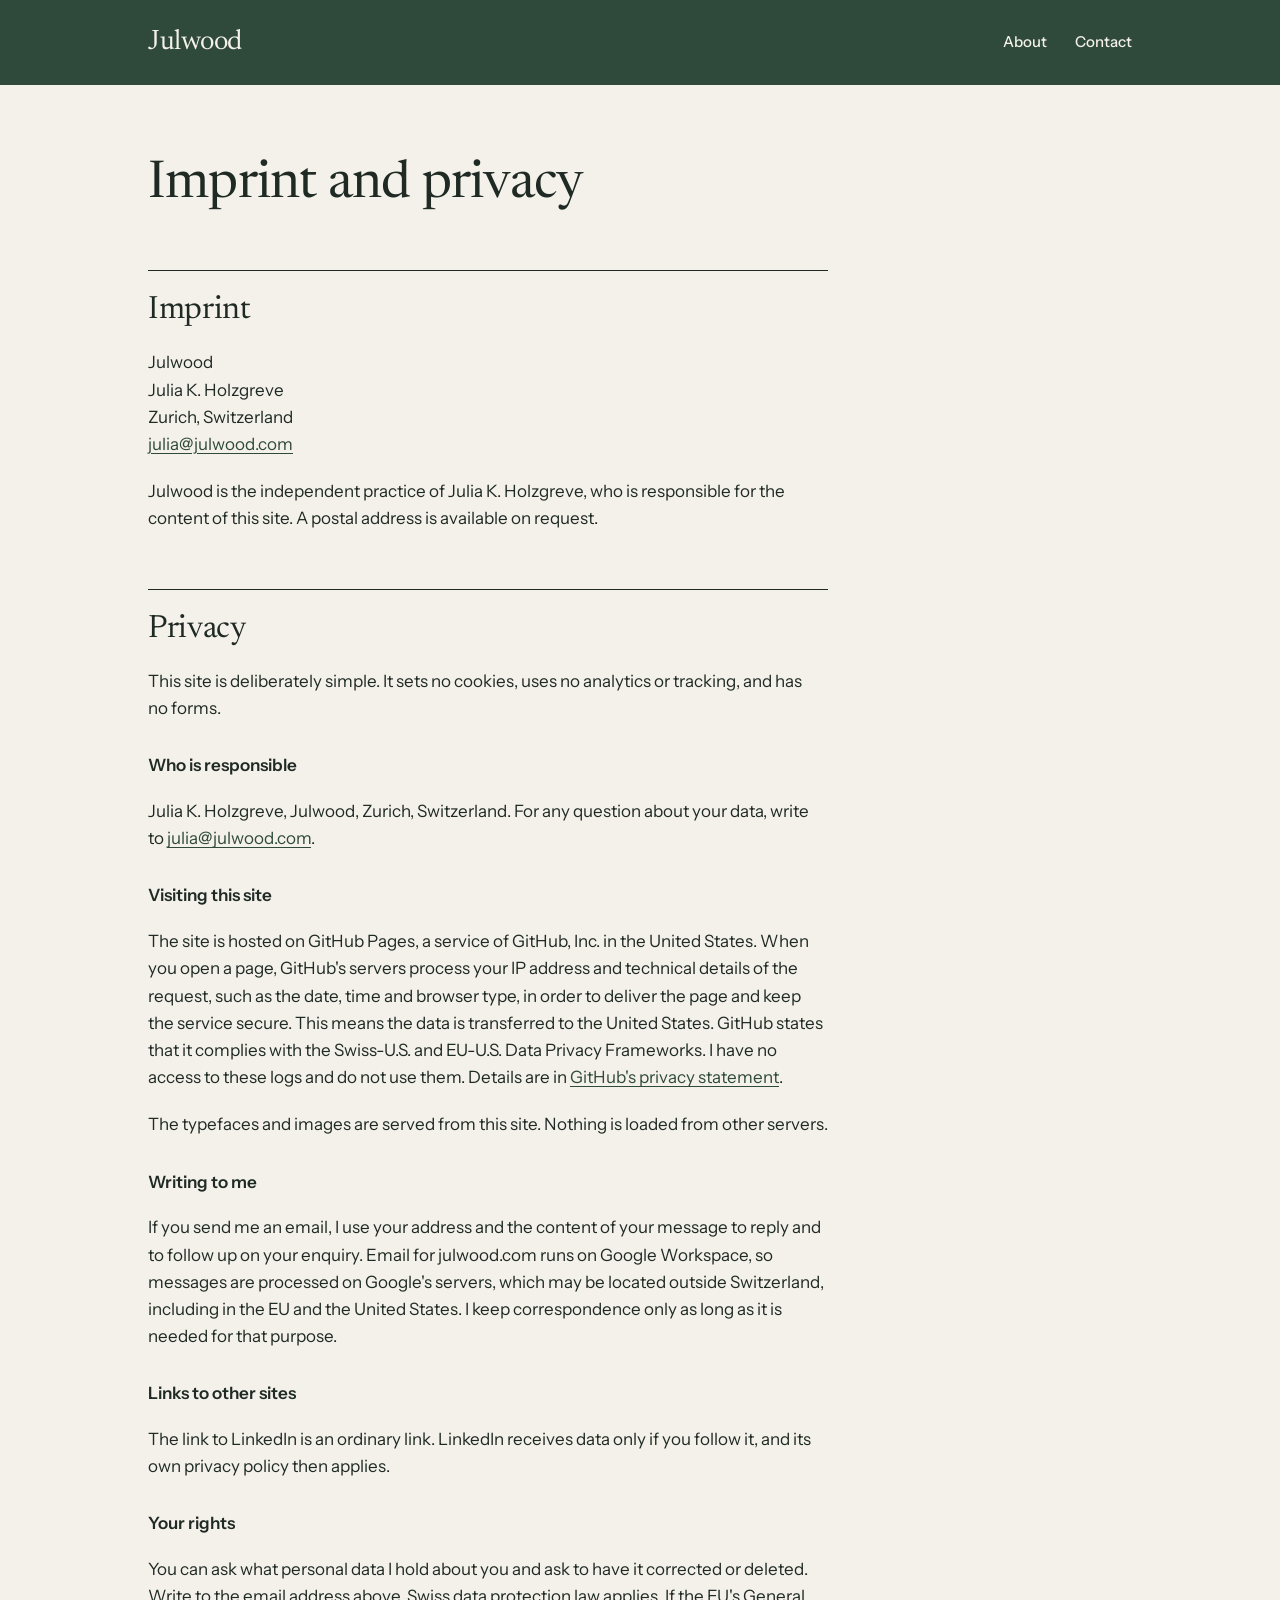
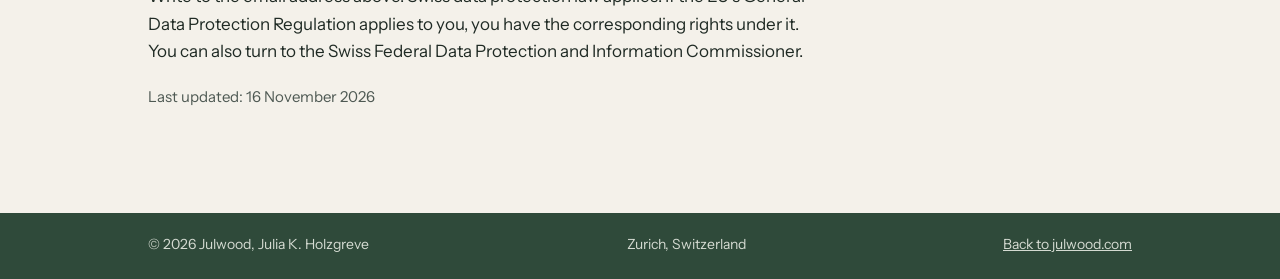
<file: imprint/index.html>
<!doctype html>
<html lang="en">
<head>
<meta charset="utf-8">
<meta name="viewport" content="width=device-width, initial-scale=1">
<title>Imprint and privacy | Julwood</title>
<meta name="description" content="Imprint and privacy information for julwood.com.">
<meta name="robots" content="noindex">
<link rel="canonical" href="https://julwood.com/imprint/">
<meta name="theme-color" content="#2F4A3A">
<link rel="icon" href="../favicon.svg" type="image/svg+xml">
<link rel="preload" href="../fonts/newsreader.woff" as="font" type="font/woff" crossorigin>
<link rel="preload" href="../fonts/instrument-sans.woff" as="font" type="font/woff" crossorigin>
<link rel="stylesheet" href="../styles.css">
</head>
<body id="top">

<header class="site-top">
<div class="wrap site-header">
  <a class="wordmark" href="../">Julwood</a>
  <nav class="site-nav" aria-label="Sections">
    <a href="../#about">About</a>
    <a href="../#contact">Contact</a>
  </nav>
</div>
</header>

<main>
<div class="wrap legal">
<div class="legal-inner">

  <h1>Imprint and privacy</h1>

  <section aria-labelledby="imprint-title">
    <h2 id="imprint-title">Imprint</h2>
    <address>
      Julwood<br>
      Julia K. Holzgreve<br>
      Zurich, Switzerland<br>
      <a href="mailto:julia@julwood.com">julia@julwood.com</a>
    </address>
    <p>Julwood is the independent practice of Julia K. Holzgreve, who is responsible for the content of this site. A postal address is available on request.</p>
  </section>

  <section aria-labelledby="privacy-title">
    <h2 id="privacy-title">Privacy</h2>
    <p>This site is deliberately simple. It sets no cookies, uses no analytics or tracking, and has no forms.</p>

    <h3>Who is responsible</h3>
    <p>Julia K. Holzgreve, Julwood, Zurich, Switzerland. For any question about your data, write to <a href="mailto:julia@julwood.com">julia@julwood.com</a>.</p>

    <h3>Visiting this site</h3>
    <p>The site is hosted on GitHub Pages, a service of GitHub, Inc. in the United States. When you open a page, GitHub's servers process your IP address and technical details of the request, such as the date, time and browser type, in order to deliver the page and keep the service secure. This means the data is transferred to the United States. GitHub states that it complies with the Swiss-U.S. and EU-U.S. Data Privacy Frameworks. I have no access to these logs and do not use them. Details are in <a href="https://docs.github.com/en/site-policy/privacy-policies/github-general-privacy-statement" rel="noopener">GitHub's privacy statement</a>.</p>
    <p>The typefaces and images are served from this site. Nothing is loaded from other servers.</p>

    <h3>Writing to me</h3>
    <p>If you send me an email, I use your address and the content of your message to reply and to follow up on your enquiry. Email for julwood.com runs on Google Workspace, so messages are processed on Google's servers, which may be located outside Switzerland, including in the EU and the United States. I keep correspondence only as long as it is needed for that purpose.</p>

    <h3>Links to other sites</h3>
    <p>The link to LinkedIn is an ordinary link. LinkedIn receives data only if you follow it, and its own privacy policy then applies.</p>

    <h3>Your rights</h3>
    <p>You can ask what personal data I hold about you and ask to have it corrected or deleted. Write to the email address above. Swiss data protection law applies. If the EU's General Data Protection Regulation applies to you, you have the corresponding rights under it. You can also turn to the Swiss Federal Data Protection and Information Commissioner.</p>

    <p class="note">Last updated: 16 November 2026</p>
  </section>

</div>
</div>
</main>

<footer class="legal-foot">
  <div class="wrap">
    <div class="site-footer-inner" style="border-top: 0">
      <span>© 2026 Julwood, Julia K. Holzgreve</span>
      <span>Zurich, Switzerland</span>
      <a href="../">Back to julwood.com</a>
    </div>
  </div>
</footer>

</body>
</html>
</file>
<file: styles.css>
/* Typefaces are served from this site (SIL Open Font License, see fonts/) */
@font-face { font-family: 'Newsreader'; src: url('fonts/newsreader.woff') format('woff'); font-weight: 400 500; font-style: normal; font-display: swap; }
@font-face { font-family: 'Instrument Sans'; src: url('fonts/instrument-sans.woff') format('woff'); font-weight: 400 600; font-style: normal; font-display: swap; }
:root {
  /* Layout: one centred column, max 1080px; green top with headline and picture, sections stack, contact band fills the rest of the screen */
  --ground: #F4F1EA;
  --ink: #1F2A24;
  --accent: #2F4A3A;
  --muted: #4E5953;
  --line: #DCD6C8;
  --panel: #EAE5D8;
  --on-accent: #F4F1EA;
  --on-accent-muted: #D5DBD2;
  --serif: 'Newsreader', Georgia, 'Times New Roman', serif;
  --sans: 'Instrument Sans', system-ui, -apple-system, 'Segoe UI', sans-serif;
  color-scheme: light;
}
* { box-sizing: border-box; }
html { scroll-behavior: smooth; -webkit-text-size-adjust: 100%; text-size-adjust: 100%; }
body {
  margin: 0;
  min-height: 100vh;
  display: flex;
  flex-direction: column;
  background: var(--ground);
  color: var(--ink);
  font-family: var(--sans);
  font-size: 17px;
  line-height: 1.6;
}
a { color: var(--accent); }
a:hover { color: var(--ink); }
a:focus-visible { outline: 2px solid var(--accent); outline-offset: 3px; border-radius: 2px; }
h1, h2, h3, p { margin: 0; }
h1, h2, h3 { font-family: var(--serif); }
h2 { font-weight: 400; font-size: 32px; line-height: 1.2; letter-spacing: -0.01em; }

.wrap {
  width: 100%;
  max-width: 1080px;
  margin: 0 auto;
  --pad: clamp(20px, 5vw, 48px);
  padding-left: var(--pad);
  padding-right: var(--pad);
}

/* Header and hero share the green top */
.site-top, .hero-band { background: var(--accent); color: var(--on-accent); }
.site-top a:focus-visible, .hero-band a:focus-visible { outline-color: var(--on-accent); }
.site-header { padding-top: 20px; padding-bottom: 20px; display: flex; justify-content: space-between; align-items: center; gap: 24px; }
.wordmark { font-family: var(--serif); font-size: 28px; font-weight: 400; letter-spacing: -0.01em; color: var(--on-accent); text-decoration: none; display: inline-flex; align-items: center; min-height: 44px; }
.site-nav { display: flex; gap: 28px; align-items: center; }
.site-nav a { font-size: 15px; font-weight: 500; color: var(--on-accent); text-decoration: none; display: inline-flex; align-items: center; min-height: 44px; }
.site-nav a:hover, .wordmark:hover { color: #FFFFFF; }

main { flex: 1 0 auto; display: flex; flex-direction: column; }

/* Hero */
/* The tree rings are part of the green ground: they run off the right and lower edges and never pass behind the text */
.hero-band { position: relative; overflow: hidden; --rings: clamp(520px, 62vw, 900px); }
.hero { position: relative; padding-top: 56px; padding-bottom: 96px; min-height: calc(var(--rings) * 0.66 + 24px); display: flex; flex-direction: column; justify-content: center; }
.hero-text { display: flex; flex-direction: column; gap: 28px; max-width: calc(100vw - var(--rings) * 0.7 - 32px - max(var(--pad), (100vw - 1080px) / 2 + var(--pad))); }
.hero h1 { font-weight: 400; font-size: clamp(44px, 6.4vw, 84px); line-height: 1.04; letter-spacing: -0.02em; text-wrap: balance; }
.hero-lead { font-size: 19px; line-height: 1.55; color: var(--on-accent-muted); max-width: 30em; text-wrap: pretty; }
.button { align-self: flex-start; display: inline-flex; align-items: center; min-height: 46px; padding: 0 22px; border: 1px solid var(--on-accent); border-radius: 2px; color: var(--on-accent); font-size: 16px; font-weight: 500; text-decoration: none; transition: background-color 0.15s ease, color 0.15s ease; }
.button:hover { background: var(--on-accent); color: var(--accent); }
.hero-rings { position: absolute; right: calc(var(--rings) * -0.3); bottom: calc(var(--rings) * -0.34); width: var(--rings); aspect-ratio: 889.9 / 877.7; height: auto; pointer-events: none; }
@media (max-width: 759px) {
  .hero-band { --rings: clamp(480px, 150vw, 700px); }
  .hero { min-height: 0; padding-bottom: calc(var(--rings) * 0.48 + 40px); }
  .hero-text { max-width: none; }
  .hero-rings { right: calc(var(--rings) * -0.42); bottom: calc(var(--rings) * -0.52); }
}

/* Sections */
.band { border-top: 1px solid var(--line); }
.services { padding-top: 80px; padding-bottom: 80px; display: flex; flex-direction: column; gap: 40px; }
.service-grid { display: grid; grid-template-columns: repeat(auto-fit, minmax(min(260px, 100%), 1fr)); gap: 40px; }
.service { border-top: 1px solid var(--ink); padding-top: 20px; display: flex; flex-direction: column; gap: 10px; }
.service h3 { font-weight: 500; font-size: 23px; line-height: 1.25; }
.service p { font-size: 16px; line-height: 1.6; color: var(--muted); text-wrap: pretty; }

.about { padding-top: 80px; padding-bottom: 80px; display: flex; flex-wrap: wrap; gap: 32px 64px; }
.about-side { flex: 1 1 200px; display: flex; flex-direction: column; gap: 28px; align-items: flex-start; }
.portrait { width: 168px; height: 210px; object-fit: cover; object-position: 50% 15%; border-radius: 3px; display: block; }
.about-main { flex: 3 1 460px; min-width: 0; display: flex; flex-direction: column; gap: 24px; }
.about-text { font-size: 19px; line-height: 1.6; max-width: 34em; text-wrap: pretty; }
.facts { margin: 16px 0 0; display: flex; flex-direction: column; border-bottom: 1px solid var(--line); }
.fact { display: flex; flex-wrap: wrap; gap: 4px 24px; padding: 14px 0; border-top: 1px solid var(--line); }
.fact dt { flex: 0 0 110px; font-size: 14px; font-weight: 500; color: var(--muted); line-height: 1.85; }
.fact dd { flex: 1 1 260px; margin: 0; font-size: 16px; }

/* Contact */
.contact { flex: 1 0 auto; display: flex; flex-direction: column; justify-content: space-between; background: var(--accent); color: var(--on-accent); }
.contact-inner { padding-top: 72px; padding-bottom: 72px; display: flex; flex-direction: column; gap: 16px; }
.contact h2 { font-size: 34px; }
.contact-lead { font-size: 17px; line-height: 1.6; color: var(--on-accent-muted); max-width: 32em; text-wrap: pretty; }
.contact-links { margin-top: 12px; display: flex; flex-wrap: wrap; gap: 8px 36px; align-items: center; }
.contact a { color: var(--on-accent); text-underline-offset: 4px; display: inline-flex; align-items: center; min-height: 44px; }
.contact a:hover { color: #FFFFFF; }
.contact a:focus-visible { outline-color: var(--on-accent); }
.contact-email { font-family: var(--serif); font-size: 24px; line-height: 1.3; text-decoration: none; overflow-wrap: anywhere; }
.contact-email:hover { text-decoration: underline; }
.contact-linkedin { font-size: 16px; font-weight: 500; }
.site-footer-inner { border-top: 1px solid rgba(244, 241, 234, 0.25); padding: 20px 0 24px; display: flex; flex-wrap: wrap; justify-content: space-between; gap: 4px 24px; font-size: 14px; color: var(--on-accent-muted); }

@media (prefers-reduced-motion: reduce) {
  html { scroll-behavior: auto; }
  .button { transition: none; }
}

/* Footer link */
.site-footer-inner a { color: var(--on-accent-muted); min-height: 0; display: inline; padding: 12px 0; margin: -12px 0; font-size: 14px; }
.site-footer-inner a:hover { color: #FFFFFF; }

/* Imprint and privacy page */
.legal { padding-top: 72px; padding-bottom: 104px; }
.legal-inner { max-width: 40em; display: flex; flex-direction: column; gap: 56px; }
.legal h1 { font-weight: 400; font-size: clamp(36px, 5vw, 52px); line-height: 1.1; letter-spacing: -0.015em; }
.legal section { display: flex; flex-direction: column; gap: 20px; }
.legal h2 { padding-top: 20px; border-top: 1px solid var(--ink); }
.legal h3 { font-family: var(--sans); font-size: 17px; font-weight: 600; line-height: 1.4; margin-top: 12px; }
.legal p, .legal address { font-size: 17px; line-height: 1.6; font-style: normal; text-wrap: pretty; }
.legal .note { font-size: 15px; color: var(--muted); }
.legal a { text-underline-offset: 3px; }
.legal-foot { background: var(--accent); color: var(--on-accent); }
</file>
